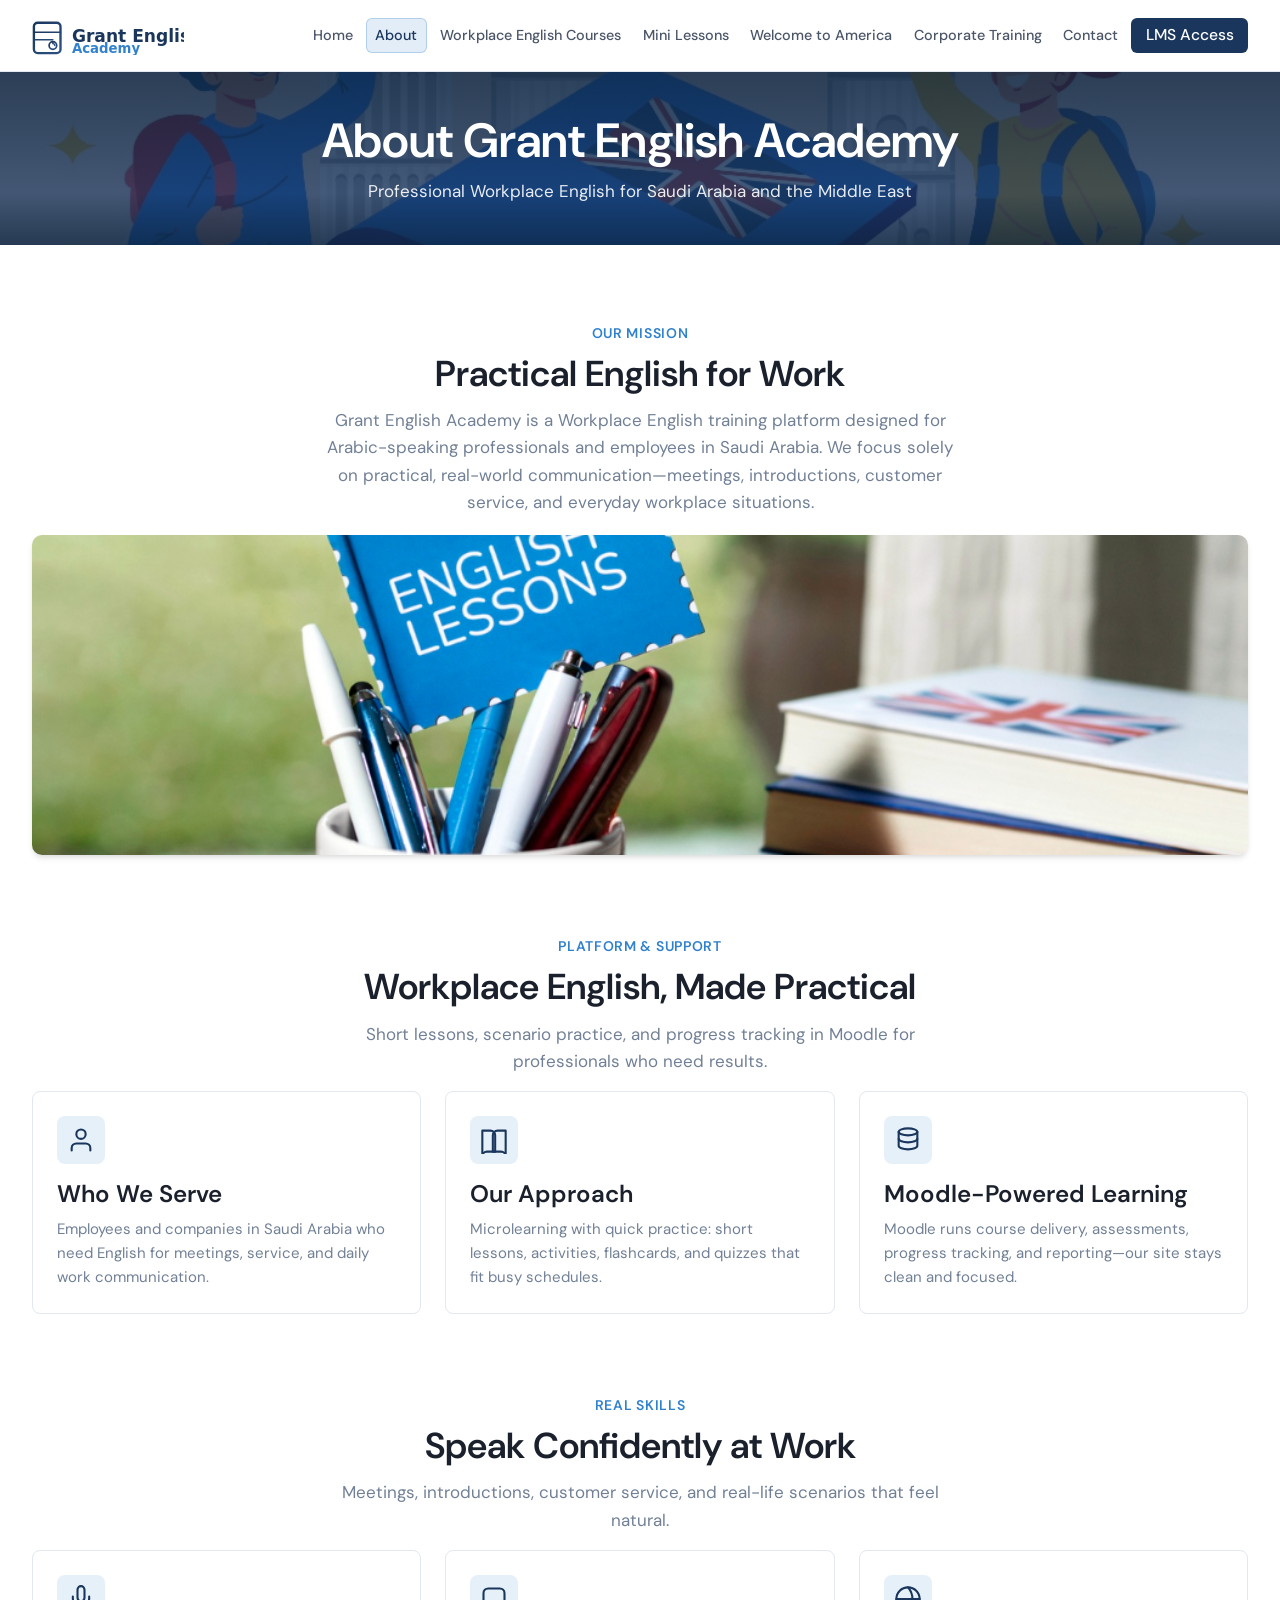
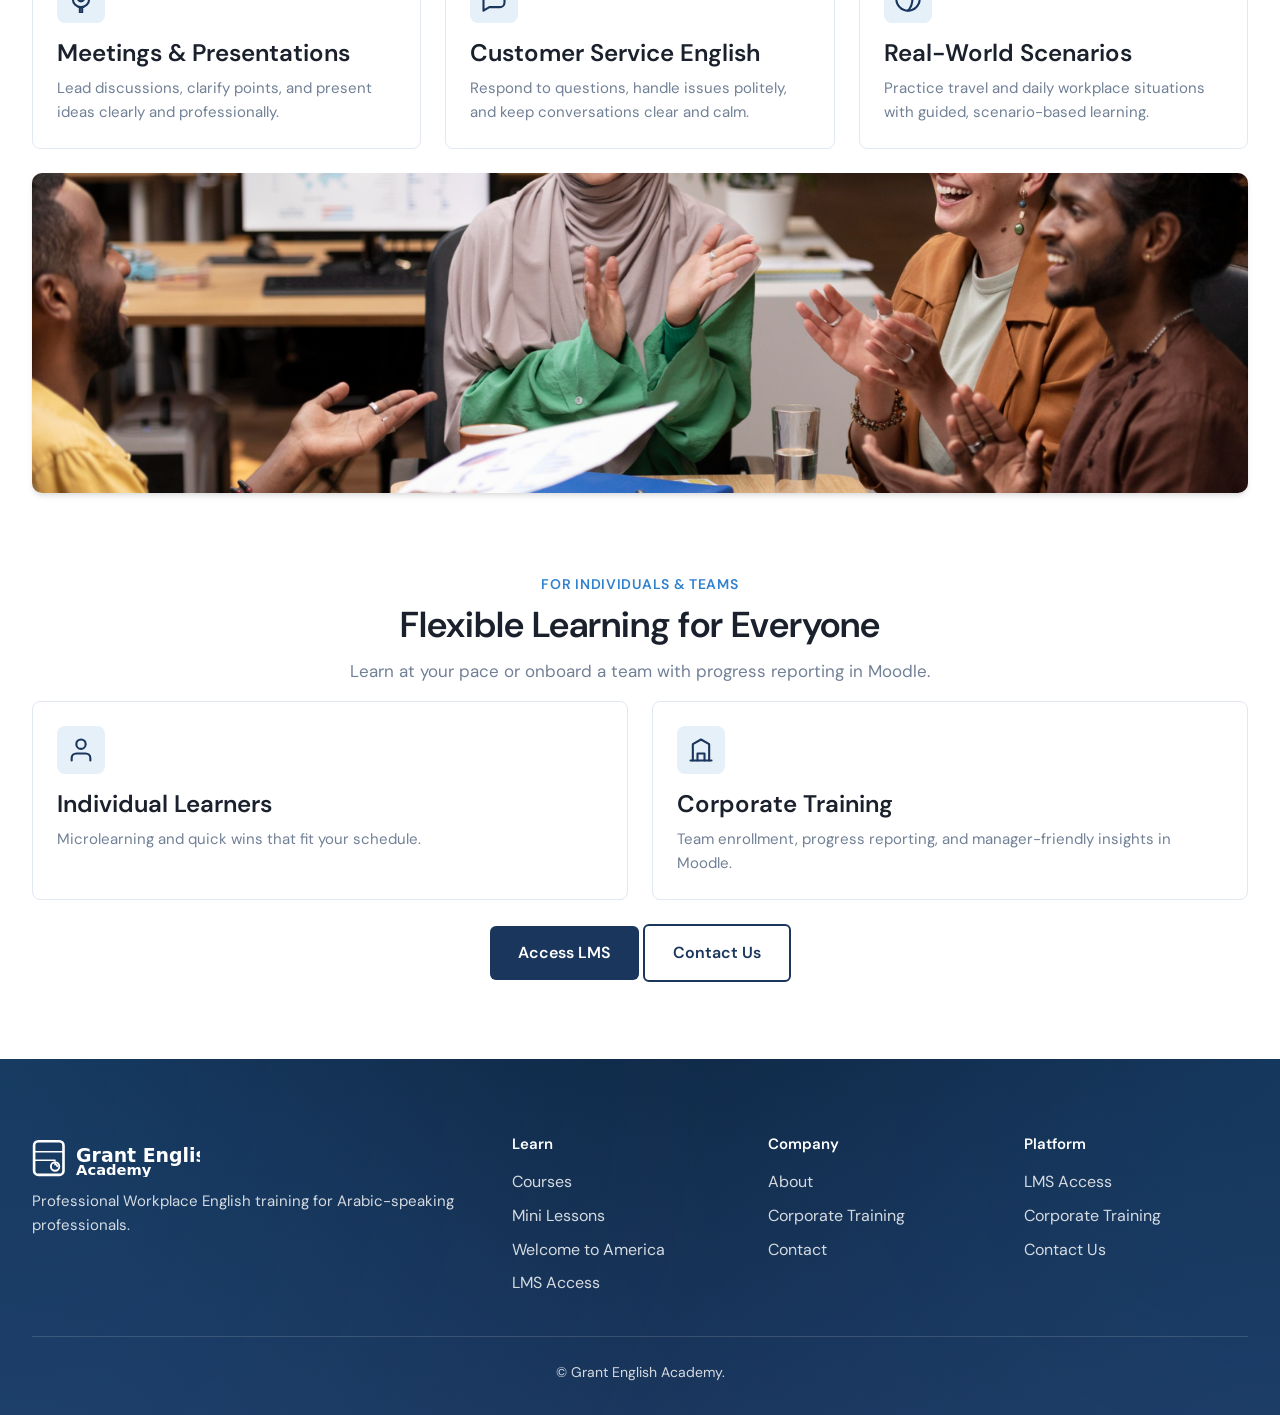
<file: about.html>
<!DOCTYPE html>
<html lang="en">
<head>
  <meta charset="UTF-8">
  <meta name="viewport" content="width=device-width, initial-scale=1.0">
  <meta name="description" content="About Grant English Academy - Professional Workplace English training for Saudi Arabia.">
  <title>About | Grant English Academy</title>
  <link rel="preconnect" href="https://fonts.googleapis.com">
  <link rel="preconnect" href="https://fonts.gstatic.com" crossorigin>
  <link href="https://fonts.googleapis.com/css2?family=DM+Sans:wght@400;500;600;700&display=swap" rel="stylesheet">
  <link rel="stylesheet" href="css/styles.css">
  <link rel="icon" type="image/svg+xml" href="assets/favicon.svg">
</head>
<body>
  <header class="header">
    <div class="container header-inner">
      <a href="index.html" class="logo">
        <img src="assets/logo.svg" alt="Grant English Academy" class="logo-img">
      </a>
      <button class="nav-toggle" aria-expanded="false" aria-controls="nav-menu" aria-label="Toggle navigation">
        <span></span><span></span><span></span>
      </button>
      <nav id="nav-menu" class="nav-menu">
        <ul class="nav-list">
          <li><a href="index.html">Home</a></li>
          <li><a href="about.html" class="active" aria-current="page">About</a></li>
          <li><a href="courses.html">Workplace English Courses</a></li>
          <li><a href="mini-lessons.html">Mini Lessons</a></li>
          <li><a href="welcome-to-america.html">Welcome to America</a></li>
          <li><a href="corporate-training.html">Corporate Training</a></li>
          <li><a href="contact.html">Contact</a></li>
          <li><a href="lms-access.html" class="btn-lms">LMS Access</a></li>
        </ul>
      </nav>
    </div>
  </header>

  <main>
    <section class="page-hero page-hero--about">
      <div class="container">
        <h1>About Grant English Academy</h1>
        <p>Professional Workplace English for Saudi Arabia and the Middle East</p>
      </div>
    </section>

    <section class="content-section">
      <div class="container">
        <div class="section-header">
          <p class="section-label">Our Mission</p>
          <h2 class="section-title">Practical English for Work</h2>
          <p class="section-desc">Grant English Academy is a Workplace English training platform designed for Arabic-speaking professionals and employees in Saudi Arabia. We focus solely on practical, real-world communication—meetings, introductions, customer service, and everyday workplace situations.</p>
        </div>

        <div class="about-image-section mb-3">
          <div class="about-image-wrap">
            <img src="assets/about-us-img.jpg" alt="Interactive English learning with personalized support">
          </div>
        </div>

        <div class="section-header mb-2">
          <p class="section-label">Platform & Support</p>
          <h2 class="section-title">Workplace English, Made Practical</h2>
          <p class="section-desc">Short lessons, scenario practice, and progress tracking in Moodle for professionals who need results.</p>
        </div>

        <div class="card-grid card-grid-3 mb-3">
          <div class="card">
            <div class="card-icon" aria-hidden="true">
              <svg viewBox="0 0 24 24" fill="none" stroke="currentColor" stroke-width="1.8" stroke-linecap="round" stroke-linejoin="round" aria-hidden="true">
                <path d="M20 21v-2a4 4 0 0 0-4-4H8a4 4 0 0 0-4 4v2"/>
                <circle cx="12" cy="7" r="4"/>
              </svg>
            </div>
            <h3>Who We Serve</h3>
            <p>Employees and companies in Saudi Arabia who need English for meetings, service, and daily work communication.</p>
          </div>
          <div class="card">
            <div class="card-icon" aria-hidden="true">
              <svg viewBox="0 0 24 24" fill="none" stroke="currentColor" stroke-width="1.8" stroke-linecap="round" stroke-linejoin="round" aria-hidden="true">
                <path d="M2 4h7a4 4 0 0 1 4 4v14H6a4 4 0 0 0-4 4V4z"/>
                <path d="M22 4h-7a4 4 0 0 0-4 4v14h7a4 4 0 0 1 4 4V4z"/>
              </svg>
            </div>
            <h3>Our Approach</h3>
            <p>Microlearning with quick practice: short lessons, activities, flashcards, and quizzes that fit busy schedules.</p>
          </div>
          <div class="card">
            <div class="card-icon" aria-hidden="true">
              <svg viewBox="0 0 24 24" fill="none" stroke="currentColor" stroke-width="1.8" stroke-linecap="round" stroke-linejoin="round" aria-hidden="true">
                <ellipse cx="12" cy="5" rx="8" ry="3"/>
                <path d="M4 5v6c0 1.66 3.58 3 8 3s8-1.34 8-3V5"/>
                <path d="M4 11v6c0 1.66 3.58 3 8 3s8-1.34 8-3v-6"/>
              </svg>
            </div>
            <h3>Moodle-Powered Learning</h3>
            <p>Moodle runs course delivery, assessments, progress tracking, and reporting—our site stays clean and focused.</p>
          </div>
        </div>

        <div class="section-header mb-2 real-skills">
          <p class="section-label">Real Skills</p>
          <h2 class="section-title">Speak Confidently at Work</h2>
          <p class="section-desc">Meetings, introductions, customer service, and real-life scenarios that feel natural.</p>
        </div>

        <div class="card-grid card-grid-3 mb-3">
          <div class="card">
            <div class="card-icon" aria-hidden="true">
              <svg viewBox="0 0 24 24" fill="none" stroke="currentColor" stroke-width="1.8" stroke-linecap="round" stroke-linejoin="round" aria-hidden="true">
                <path d="M12 1a3 3 0 0 0-3 3v7a3 3 0 0 0 6 0V4a3 3 0 0 0-3-3z"/>
                <path d="M19 10v2a7 7 0 0 1-14 0v-2"/>
                <rect x="11" y="19" width="2" height="5"/>
              </svg>
            </div>
            <h3>Meetings & Presentations</h3>
            <p>Lead discussions, clarify points, and present ideas clearly and professionally.</p>
          </div>
          <div class="card">
            <div class="card-icon" aria-hidden="true">
              <svg viewBox="0 0 24 24" fill="none" stroke="currentColor" stroke-width="1.8" stroke-linecap="round" stroke-linejoin="round" aria-hidden="true">
                <path d="M21 15a4 4 0 0 1-4 4H8l-5 3V7a4 4 0 0 1 4-4h10a4 4 0 0 1 4 4z"/>
              </svg>
            </div>
            <h3>Customer Service English</h3>
            <p>Respond to questions, handle issues politely, and keep conversations clear and calm.</p>
          </div>
          <div class="card">
            <div class="card-icon" aria-hidden="true">
              <svg viewBox="0 0 24 24" fill="none" stroke="currentColor" stroke-width="1.8" stroke-linecap="round" stroke-linejoin="round" aria-hidden="true">
                <circle cx="12" cy="12" r="10"/>
                <path d="M2 12h20"/>
                <path d="M12 2a15 15 0 0 1 0 20"/>
              </svg>
            </div>
            <h3>Real-World Scenarios</h3>
            <p>Practice travel and daily workplace situations with guided, scenario-based learning.</p>
          </div>
        </div>

        <div class="about-image-section mb-3">
          <div class="about-image-wrap">
            <img src="assets/about-us-img2.jpg" alt="Scenario-based English practice">
          </div>
        </div>

        <div class="section-header mb-2">
          <p class="section-label">For Individuals & Teams</p>
          <h2 class="section-title">Flexible Learning for Everyone</h2>
          <p class="section-desc">Learn at your pace or onboard a team with progress reporting in Moodle.</p>
        </div>

        <div class="card-grid card-grid-2 mb-3">
          <div class="card">
            <div class="card-icon" aria-hidden="true">
              <svg viewBox="0 0 24 24" fill="none" stroke="currentColor" stroke-width="1.8" stroke-linecap="round" stroke-linejoin="round" aria-hidden="true">
                <path d="M20 21v-2a4 4 0 0 0-4-4H8a4 4 0 0 0-4 4v2"/>
                <circle cx="12" cy="7" r="4"/>
              </svg>
            </div>
            <h3>Individual Learners</h3>
            <p>Microlearning and quick wins that fit your schedule.</p>
          </div>
          <div class="card">
            <div class="card-icon" aria-hidden="true">
              <svg viewBox="0 0 24 24" fill="none" stroke="currentColor" stroke-width="1.8" stroke-linecap="round" stroke-linejoin="round" aria-hidden="true">
                <path d="M3 21h18"/>
                <path d="M5 21V7l7-4 7 4v14"/>
                <path d="M9 21v-6h6v6"/>
              </svg>
            </div>
            <h3>Corporate Training</h3>
            <p>Team enrollment, progress reporting, and manager-friendly insights in Moodle.</p>
          </div>
        </div>

        <div class="text-center mt-2">
          <a href="lms-access.html" class="btn btn-primary">Access LMS</a>
          <a href="contact.html" class="btn btn-secondary">Contact Us</a>
        </div>
      </div>
    </section>
  </main>

  <footer class="footer">
    <div class="container">
      <div class="footer-grid">
        <div class="footer-brand">
          <a href="index.html" class="footer-logo" aria-label="Grant English Academy home">
            <img src="assets/logo.svg" alt="Grant English Academy" class="footer-logo-img">
          </a>
          <p>Professional Workplace English training for Arabic-speaking professionals.</p>
        </div>
        <div>
          <h4>Learn</h4>
          <ul>
            <li><a href="courses.html">Courses</a></li>
            <li><a href="mini-lessons.html">Mini Lessons</a></li>
            <li><a href="welcome-to-america.html">Welcome to America</a></li>
            <li><a href="lms-access.html">LMS Access</a></li>
          </ul>
        </div>
        <div>
          <h4>Company</h4>
          <ul>
            <li><a href="about.html">About</a></li>
            <li><a href="corporate-training.html">Corporate Training</a></li>
            <li><a href="contact.html">Contact</a></li>
          </ul>
        </div>
        <div>
          <h4>Platform</h4>
          <ul>
            <li><a href="lms-access.html">LMS Access</a></li>
            <li><a href="corporate-training.html">Corporate Training</a></li>
            <li><a href="contact.html">Contact Us</a></li>
          </ul>
        </div>
      </div>
      <div class="footer-bottom">
        <p>&copy; Grant English Academy.</p>
      </div>
    </div>
  </footer>

  <script>
    document.querySelector('.nav-toggle').addEventListener('click', function() {
      const expanded = this.getAttribute('aria-expanded') === 'true';
      this.setAttribute('aria-expanded', !expanded);
      document.getElementById('nav-menu').classList.toggle('active', !expanded);
    });
  </script>
</body>
</html>
</file>
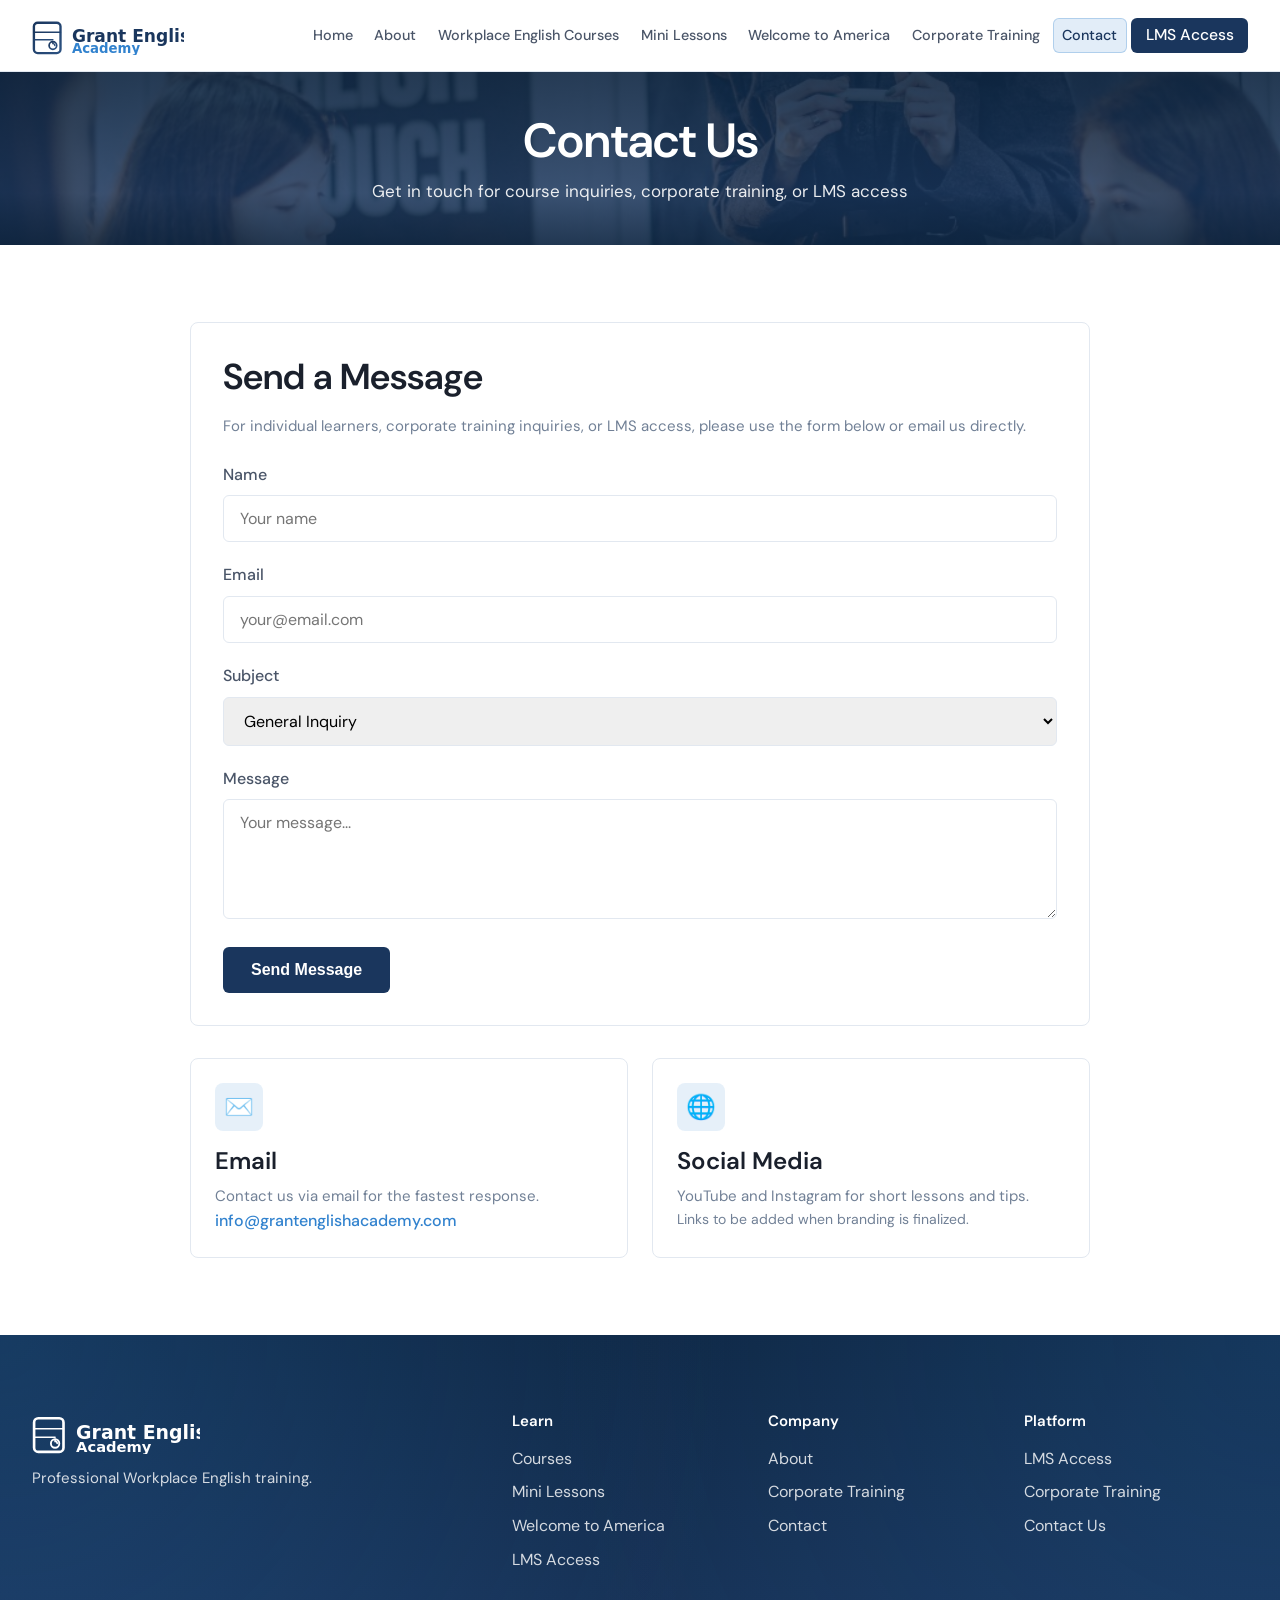
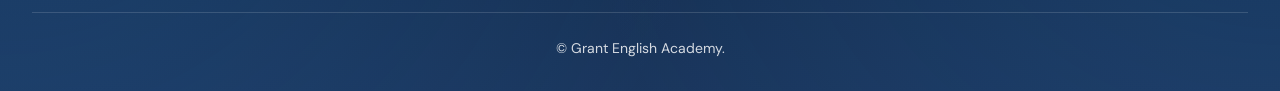
<file: contact.html>
<!DOCTYPE html>
<html lang="en">
<head>
  <meta charset="UTF-8">
  <meta name="viewport" content="width=device-width, initial-scale=1.0">
  <meta name="description" content="Contact Grant English Academy - Workplace English training inquiries.">
  <title>Contact | Grant English Academy</title>
  <link rel="preconnect" href="https://fonts.googleapis.com">
  <link rel="preconnect" href="https://fonts.gstatic.com" crossorigin>
  <link href="https://fonts.googleapis.com/css2?family=DM+Sans:wght@400;500;600;700&display=swap" rel="stylesheet">
  <link rel="stylesheet" href="css/styles.css">
  <link rel="icon" type="image/svg+xml" href="assets/favicon.svg">
</head>
<body>
  <header class="header">
    <div class="container header-inner">
      <a href="index.html" class="logo">
        <img src="assets/logo.svg" alt="Grant English Academy" class="logo-img">
      </a>
      <button class="nav-toggle" aria-expanded="false" aria-controls="nav-menu" aria-label="Toggle navigation">
        <span></span><span></span><span></span>
      </button>
      <nav id="nav-menu" class="nav-menu">
        <ul class="nav-list">
          <li><a href="index.html">Home</a></li>
          <li><a href="about.html">About</a></li>
          <li><a href="courses.html">Workplace English Courses</a></li>
          <li><a href="mini-lessons.html">Mini Lessons</a></li>
          <li><a href="welcome-to-america.html">Welcome to America</a></li>
          <li><a href="corporate-training.html">Corporate Training</a></li>
          <li><a href="contact.html" class="active" aria-current="page">Contact</a></li>
          <li><a href="lms-access.html" class="btn-lms">LMS Access</a></li>
        </ul>
      </nav>
    </div>
  </header>

  <main>
    <section class="page-hero page-hero--contact">
      <div class="container">
        <h1>Contact Us</h1>
        <p>Get in touch for course inquiries, corporate training, or LMS access</p>
      </div>
    </section>

    <section class="content-section">
      <div class="container">
        <div style="display: grid; gap: 2rem; max-width: 900px; margin: 0 auto;">
          <div class="card" style="padding: 2rem;">
            <h2 class="mb-2">Send a Message</h2>
            <p class="mb-3" style="color: var(--gray-600);">For individual learners, corporate training inquiries, or LMS access, please use the form below or email us directly.</p>
            
            <form action="#" method="post">
              <div class="form-group">
                <label for="name">Name</label>
                <input type="text" id="name" name="name" required placeholder="Your name">
              </div>
              <div class="form-group">
                <label for="email">Email</label>
                <input type="email" id="email" name="email" required placeholder="your@email.com">
              </div>
              <div class="form-group">
                <label for="subject">Subject</label>
                <select id="subject" name="subject">
                  <option value="general">General Inquiry</option>
                  <option value="learner">Individual Learner</option>
                  <option value="corporate">Corporate Training</option>
                  <option value="lms">LMS Access</option>
                </select>
              </div>
              <div class="form-group">
                <label for="message">Message</label>
                <textarea id="message" name="message" required placeholder="Your message..."></textarea>
              </div>
              <button type="submit" class="btn btn-primary">Send Message</button>
            </form>
          </div>

          <div class="card-grid card-grid-2">
            <div class="card">
              <div class="card-icon">✉️</div>
              <h3>Email</h3>
              <p>Contact us via email for the fastest response.</p>
              <a href="mailto:info@grantenglishacademy.com" style="color: var(--accent); font-weight: 500;">info@grantenglishacademy.com</a>
            </div>
            <div class="card">
              <div class="card-icon">🌐</div>
              <h3>Social Media</h3>
              <p>YouTube and Instagram for short lessons and tips.</p>
              <p style="font-size: 0.875rem; color: var(--gray-600);">Links to be added when branding is finalized.</p>
            </div>
          </div>
        </div>
      </div>
    </section>
  </main>

  <footer class="footer">
    <div class="container">
      <div class="footer-grid">
        <div class="footer-brand">
          <a href="index.html" class="footer-logo" aria-label="Grant English Academy home">
            <img src="assets/logo.svg" alt="Grant English Academy" class="footer-logo-img">
          </a>
          <p>Professional Workplace English training.</p>
        </div>
        <div>
          <h4>Learn</h4>
          <ul>
            <li><a href="courses.html">Courses</a></li>
            <li><a href="mini-lessons.html">Mini Lessons</a></li>
            <li><a href="welcome-to-america.html">Welcome to America</a></li>
            <li><a href="lms-access.html">LMS Access</a></li>
          </ul>
        </div>
        <div>
          <h4>Company</h4>
          <ul>
            <li><a href="about.html">About</a></li>
            <li><a href="corporate-training.html">Corporate Training</a></li>
            <li><a href="contact.html">Contact</a></li>
          </ul>
        </div>
        <div>
          <h4>Platform</h4>
          <ul>
            <li><a href="lms-access.html">LMS Access</a></li>
            <li><a href="corporate-training.html">Corporate Training</a></li>
            <li><a href="contact.html">Contact Us</a></li>
          </ul>
        </div>
      </div>
      <div class="footer-bottom">
        <p>&copy; Grant English Academy.</p>
      </div>
    </div>
  </footer>

  <script>
    document.querySelector('.nav-toggle').addEventListener('click', function() {
      const expanded = this.getAttribute('aria-expanded') === 'true';
      this.setAttribute('aria-expanded', !expanded);
      document.getElementById('nav-menu').classList.toggle('active', !expanded);
    });
    // Pre-select corporate if coming from corporate page
    const params = new URLSearchParams(window.location.search);
    if (params.get('type') === 'corporate') {
      document.getElementById('subject').value = 'corporate';
    }
  </script>
</body>
</html>
</file>
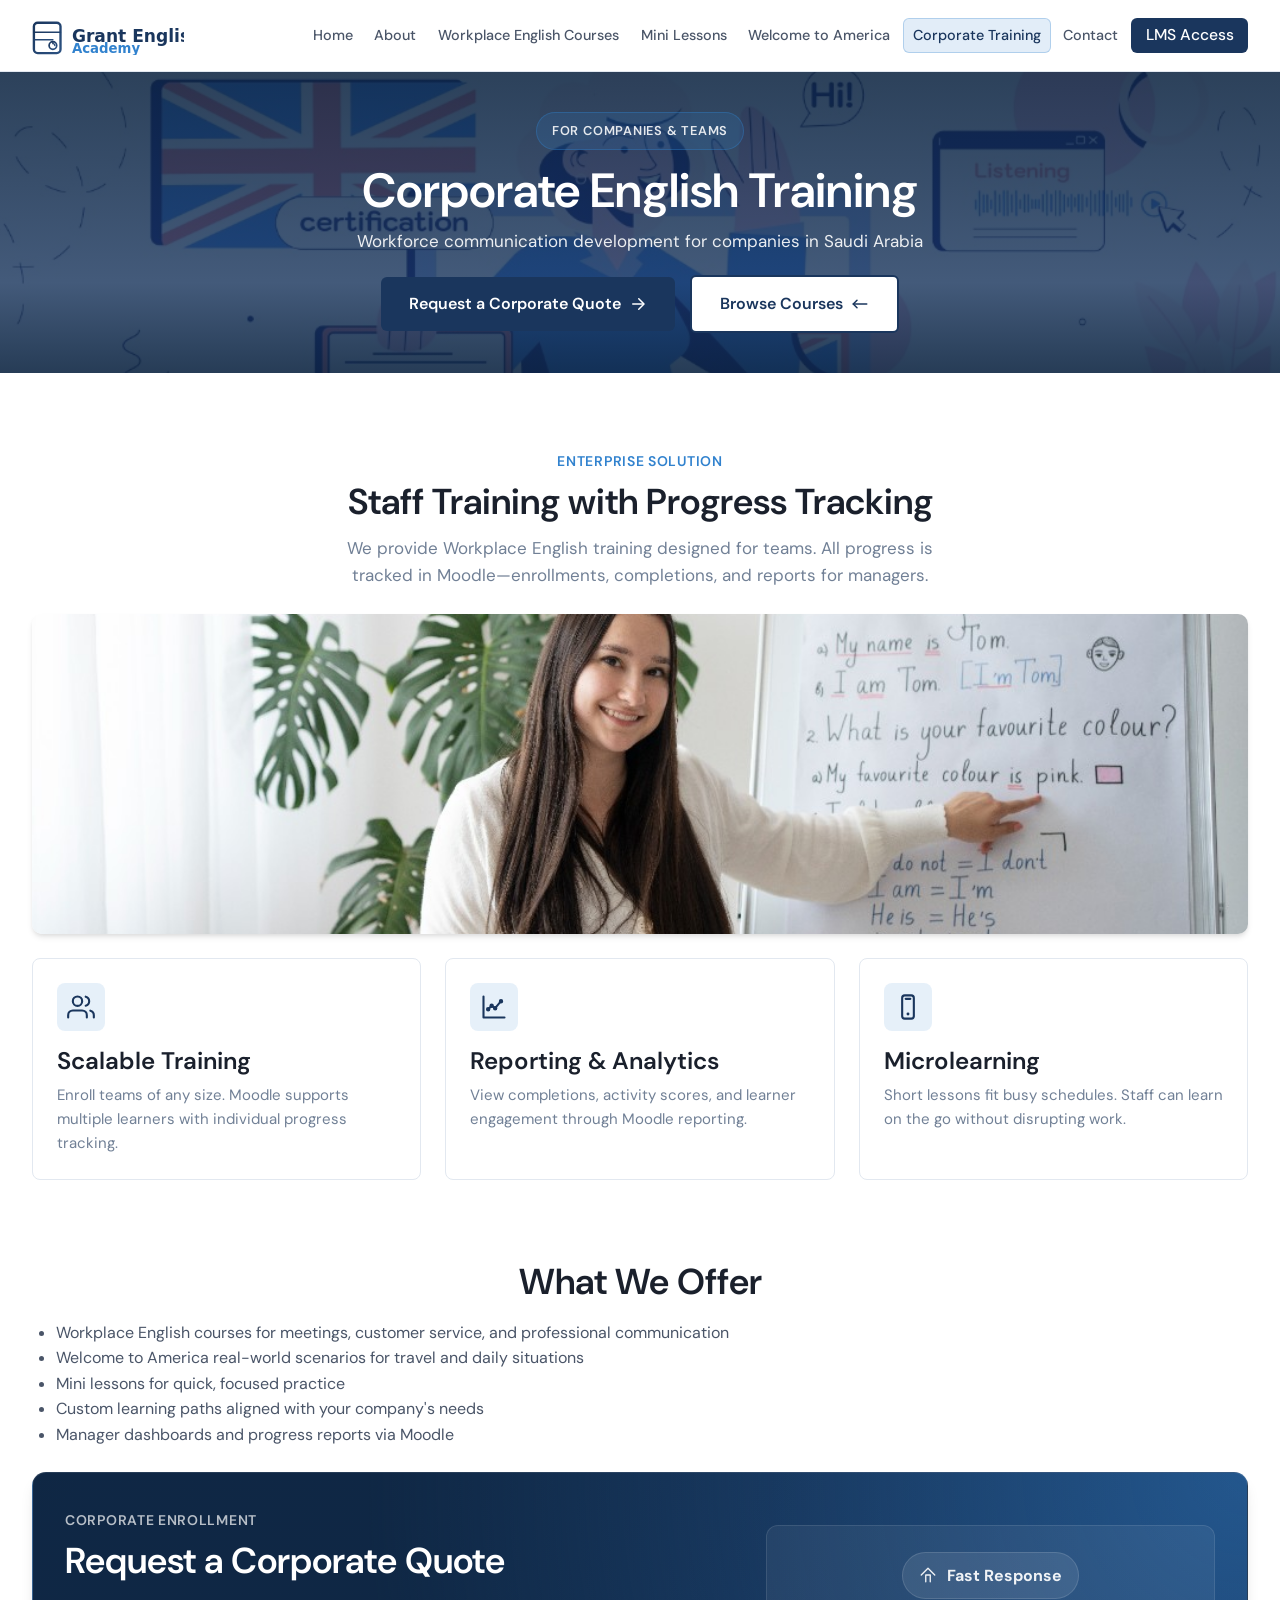
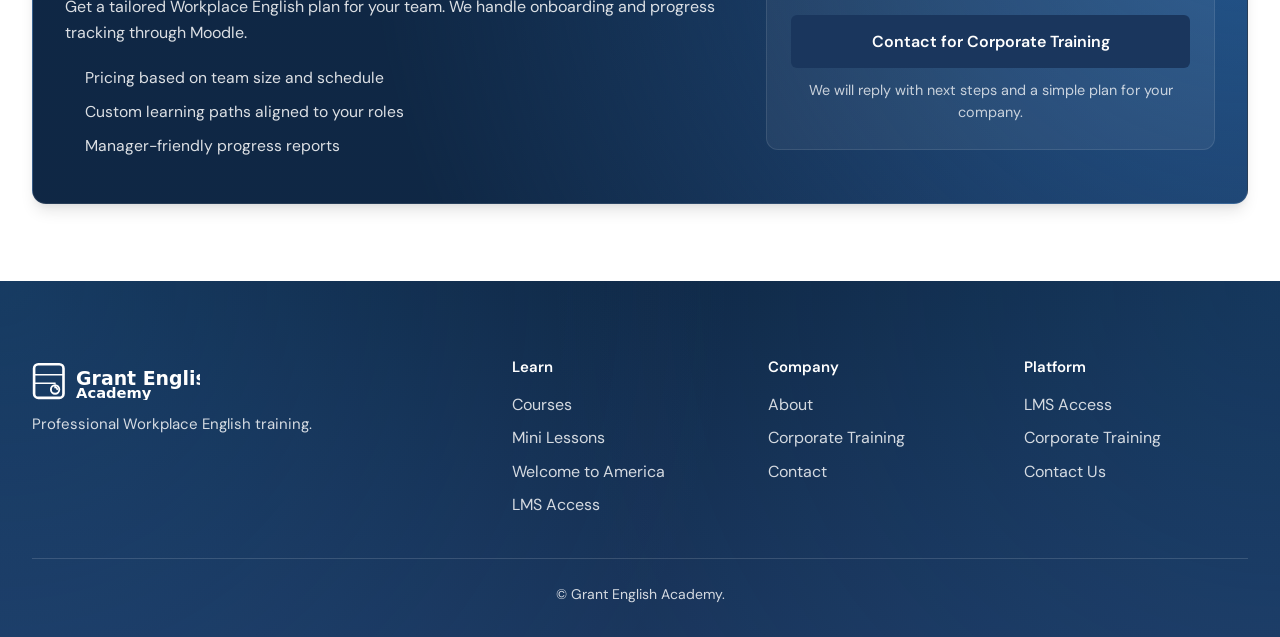
<file: corporate-training.html>
<!DOCTYPE html>
<html lang="en">
<head>
  <meta charset="UTF-8">
  <meta name="viewport" content="width=device-width, initial-scale=1.0">
  <meta name="description" content="Corporate English Training - Staff training solutions for companies in Saudi Arabia.">
  <title>Corporate Training | Grant English Academy</title>
  <link rel="preconnect" href="https://fonts.googleapis.com">
  <link rel="preconnect" href="https://fonts.gstatic.com" crossorigin>
  <link href="https://fonts.googleapis.com/css2?family=DM+Sans:wght@400;500;600;700&display=swap" rel="stylesheet">
  <link rel="stylesheet" href="css/styles.css">
  <link rel="icon" type="image/svg+xml" href="assets/favicon.svg">
</head>
<body>
  <header class="header">
    <div class="container header-inner">
      <a href="index.html" class="logo">
        <img src="assets/logo.svg" alt="Grant English Academy" class="logo-img">
      </a>
      <button class="nav-toggle" aria-expanded="false" aria-controls="nav-menu" aria-label="Toggle navigation">
        <span></span><span></span><span></span>
      </button>
      <nav id="nav-menu" class="nav-menu">
        <ul class="nav-list">
          <li><a href="index.html">Home</a></li>
          <li><a href="about.html">About</a></li>
          <li><a href="courses.html">Workplace English Courses</a></li>
          <li><a href="mini-lessons.html">Mini Lessons</a></li>
          <li><a href="welcome-to-america.html">Welcome to America</a></li>
          <li><a href="corporate-training.html" class="active" aria-current="page">Corporate Training</a></li>
          <li><a href="contact.html">Contact</a></li>
          <li><a href="lms-access.html" class="btn-lms">LMS Access</a></li>
        </ul>
      </nav>
    </div>
  </header>

  <main>
    <section class="page-hero page-hero--corporate">
      <div class="container">
        <p class="hero-badge">For Companies & Teams</p>
        <h1>Corporate English Training</h1>
        <p>Workforce communication development for companies in Saudi Arabia</p>
        <div class="hero-actions">
          <a href="#corporate-quote" class="btn btn-primary">
            Request a Corporate Quote
            <svg viewBox="0 0 24 24" fill="none" stroke="currentColor" stroke-width="2" stroke-linecap="round" stroke-linejoin="round" aria-hidden="true" style="width:18px;height:18px;">
              <path d="M5 12h14"/>
              <path d="M13 5l7 7-7 7"/>
            </svg>
          </a>
          <a href="courses.html" class="btn btn-secondary">
            Browse Courses
            <svg viewBox="0 0 24 24" fill="none" stroke="currentColor" stroke-width="2" stroke-linecap="round" stroke-linejoin="round" aria-hidden="true" style="width:18px;height:18px;">
              <path d="M3 12h18"/>
              <path d="M8 7l-5 5 5 5"/>
            </svg>
          </a>
        </div>
      </div>
    </section>

    <section class="content-section">
      <div class="container">
        <div class="section-header mb-3">
          <p class="section-label">Enterprise Solution</p>
          <h2 class="section-title">Staff Training with Progress Tracking</h2>
          <p class="section-desc">We provide Workplace English training designed for teams. All progress is tracked in Moodle—enrollments, completions, and reports for managers.</p>
        </div>

        <div class="about-image-section mb-3 staff-training">
          <div class="about-image-wrap">
            <img src="assets/teacher-4.png" alt="Corporate English training classroom">
          </div>
        </div>

        <div class="card-grid card-grid-3 mb-3 staff-training-cards">
          <div class="card">
            <div class="card-icon" aria-hidden="true">
              <svg viewBox="0 0 24 24" fill="none" stroke="currentColor" stroke-width="1.8" stroke-linecap="round" stroke-linejoin="round" aria-hidden="true">
                <path d="M17 21v-2a4 4 0 0 0-4-4H5a4 4 0 0 0-4 4v2"/>
                <circle cx="9" cy="7" r="4"/>
                <path d="M23 21v-2a4 4 0 0 0-3-3.87"/>
                <path d="M16 3.13a4 4 0 0 1 0 7.75"/>
              </svg>
            </div>
            <h3>Scalable Training</h3>
            <p>Enroll teams of any size. Moodle supports multiple learners with individual progress tracking.</p>
          </div>
          <div class="card">
            <div class="card-icon" aria-hidden="true">
              <svg viewBox="0 0 24 24" fill="none" stroke="currentColor" stroke-width="1.8" stroke-linecap="round" stroke-linejoin="round" aria-hidden="true">
                <path d="M3 3v18h18"/>
                <path d="M7 14l3-3 3 2 5-6"/>
                <circle cx="7" cy="14" r="1"/>
                <circle cx="10" cy="11" r="1"/>
                <circle cx="13" cy="13" r="1"/>
                <circle cx="18" cy="7" r="1"/>
              </svg>
            </div>
            <h3>Reporting & Analytics</h3>
            <p>View completions, activity scores, and learner engagement through Moodle reporting.</p>
          </div>
          <div class="card">
            <div class="card-icon" aria-hidden="true">
              <svg viewBox="0 0 24 24" fill="none" stroke="currentColor" stroke-width="1.8" stroke-linecap="round" stroke-linejoin="round" aria-hidden="true">
                <rect x="7" y="2" width="10" height="20" rx="2.2"/>
                <path d="M10 5h4"/>
                <path d="M12 18h0" stroke-width="2.5"/>
              </svg>
            </div>
            <h3>Microlearning</h3>
            <p>Short lessons fit busy schedules. Staff can learn on the go without disrupting work.</p>
          </div>
        </div>

        <div class="section-header mb-2">
          <h2 class="section-title">What We Offer</h2>
        </div>
        <ul style="list-style: disc; padding-left: 1.5rem; color: var(--gray-700); margin-bottom: 1.5rem;">
          <li>Workplace English courses for meetings, customer service, and professional communication</li>
          <li>Welcome to America real-world scenarios for travel and daily situations</li>
          <li>Mini lessons for quick, focused practice</li>
          <li>Custom learning paths aligned with your company's needs</li>
          <li>Manager dashboards and progress reports via Moodle</li>
        </ul>

        <div class="corporate-quote-card" id="corporate-quote">
          <div class="corporate-quote-grid">
            <div class="corporate-quote-copy">
              <p class="section-label">Corporate Enrollment</p>
              <h2 class="section-title" style="color: var(--white); margin-bottom: 0.75rem;">Request a Corporate Quote</h2>
              <p style="color: rgba(255,255,255,0.85); margin-bottom: 1.25rem;">
                Get a tailored Workplace English plan for your team. We handle onboarding and progress tracking through Moodle.
              </p>
              <ul class="corporate-quote-points">
                <li>Pricing based on team size and schedule</li>
                <li>Custom learning paths aligned to your roles</li>
                <li>Manager-friendly progress reports</li>
              </ul>
            </div>

            <div class="corporate-quote-actions">
              <div class="corporate-quote-badge" aria-hidden="true">
                <svg viewBox="0 0 24 24" fill="none" stroke="currentColor" stroke-width="1.8" stroke-linecap="round" stroke-linejoin="round">
                  <path d="M3 12l9-9 9 9" />
                  <path d="M9 21V12h6v9" />
                </svg>
                Fast Response
              </div>
              <a href="contact.html?type=corporate" class="btn btn-primary corporate-quote-btn">
                Contact for Corporate Training
              </a>
              <p class="corporate-quote-note">We will reply with next steps and a simple plan for your company.</p>
            </div>
          </div>
        </div>
      </div>
    </section>
  </main>

  <footer class="footer">
    <div class="container">
      <div class="footer-grid">
        <div class="footer-brand">
          <a href="index.html" class="footer-logo" aria-label="Grant English Academy home">
            <img src="assets/logo.svg" alt="Grant English Academy" class="footer-logo-img">
          </a>
          <p>Professional Workplace English training.</p>
        </div>
        <div>
          <h4>Learn</h4>
          <ul>
            <li><a href="courses.html">Courses</a></li>
            <li><a href="mini-lessons.html">Mini Lessons</a></li>
            <li><a href="welcome-to-america.html">Welcome to America</a></li>
            <li><a href="lms-access.html">LMS Access</a></li>
          </ul>
        </div>
        <div>
          <h4>Company</h4>
          <ul>
            <li><a href="about.html">About</a></li>
            <li><a href="corporate-training.html">Corporate Training</a></li>
            <li><a href="contact.html">Contact</a></li>
          </ul>
        </div>
        <div>
          <h4>Platform</h4>
          <ul>
            <li><a href="lms-access.html">LMS Access</a></li>
            <li><a href="corporate-training.html">Corporate Training</a></li>
            <li><a href="contact.html">Contact Us</a></li>
          </ul>
        </div>
      </div>
      <div class="footer-bottom">
        <p>&copy; Grant English Academy.</p>
      </div>
    </div>
  </footer>

  <script>
    document.querySelector('.nav-toggle').addEventListener('click', function() {
      const expanded = this.getAttribute('aria-expanded') === 'true';
      this.setAttribute('aria-expanded', !expanded);
      document.getElementById('nav-menu').classList.toggle('active', !expanded);
    });
  </script>
</body>
</html>
</file>
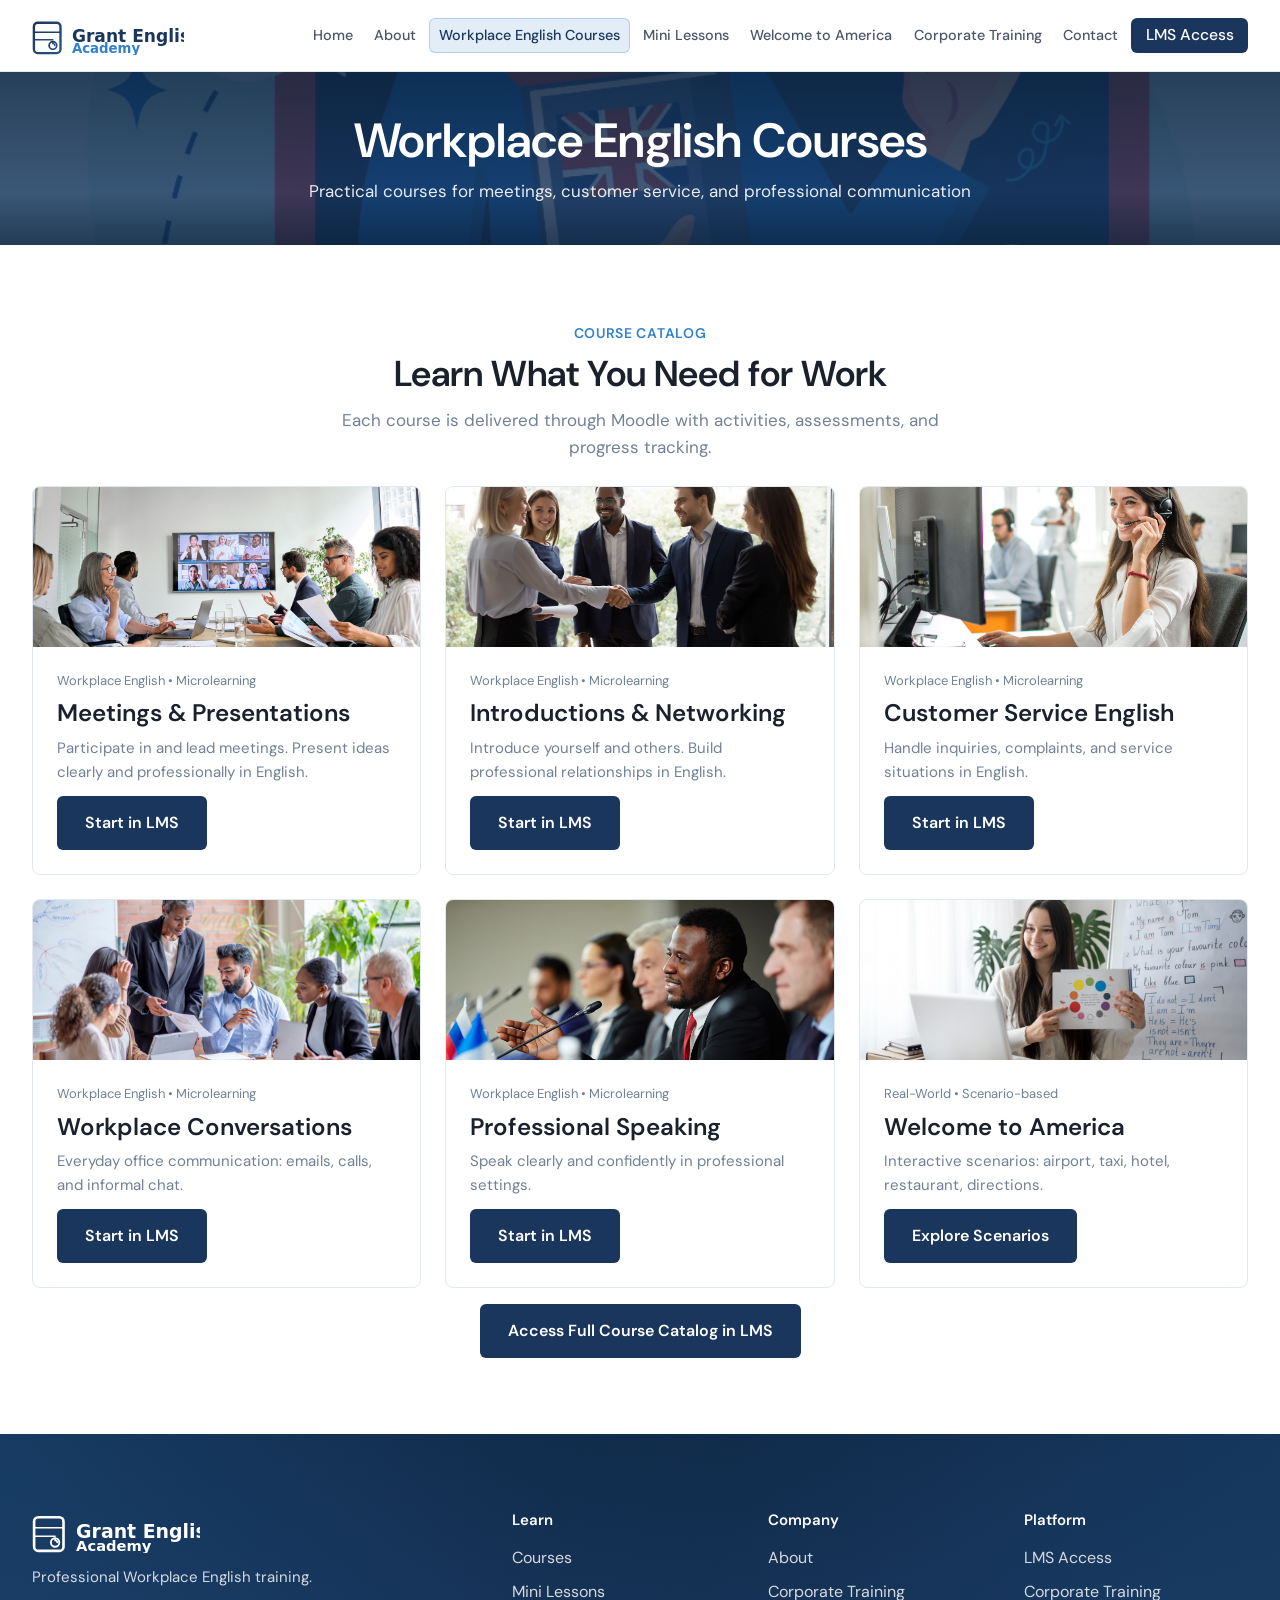
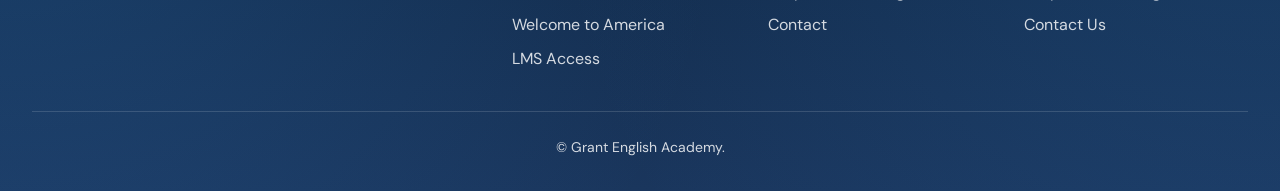
<file: courses.html>
<!DOCTYPE html>
<html lang="en">
<head>
  <meta charset="UTF-8">
  <meta name="viewport" content="width=device-width, initial-scale=1.0">
  <meta name="description" content="Workplace English Courses - Meetings, customer service, professional communication for Saudi professionals.">
  <title>Workplace English Courses | Grant English Academy</title>
  <link rel="preconnect" href="https://fonts.googleapis.com">
  <link rel="preconnect" href="https://fonts.gstatic.com" crossorigin>
  <link href="https://fonts.googleapis.com/css2?family=DM+Sans:wght@400;500;600;700&display=swap" rel="stylesheet">
  <link rel="stylesheet" href="css/styles.css">
  <link rel="icon" type="image/svg+xml" href="assets/favicon.svg">
</head>
<body>
  <header class="header">
    <div class="container header-inner">
      <a href="index.html" class="logo">
        <img src="assets/logo.svg" alt="Grant English Academy" class="logo-img">
      </a>
      <button class="nav-toggle" aria-expanded="false" aria-controls="nav-menu" aria-label="Toggle navigation">
        <span></span><span></span><span></span>
      </button>
      <nav id="nav-menu" class="nav-menu">
        <ul class="nav-list">
          <li><a href="index.html">Home</a></li>
          <li><a href="about.html">About</a></li>
          <li><a href="courses.html" class="active" aria-current="page">Workplace English Courses</a></li>
          <li><a href="mini-lessons.html">Mini Lessons</a></li>
          <li><a href="welcome-to-america.html">Welcome to America</a></li>
          <li><a href="corporate-training.html">Corporate Training</a></li>
          <li><a href="contact.html">Contact</a></li>
          <li><a href="lms-access.html" class="btn-lms">LMS Access</a></li>
        </ul>
      </nav>
    </div>
  </header>

  <main>
    <section class="page-hero page-hero--courses">
      <div class="container">
        <h1>Workplace English Courses</h1>
        <p>Practical courses for meetings, customer service, and professional communication</p>
      </div>
    </section>

    <section class="content-section">
      <div class="container">
        <div class="section-header mb-3">
          <p class="section-label">Course Catalog</p>
          <h2 class="section-title">Learn What You Need for Work</h2>
          <p class="section-desc">Each course is delivered through Moodle with activities, assessments, and progress tracking.</p>
        </div>

        <div class="card-grid card-grid-2 card-grid-3">
          <div class="course-card">
            <div class="course-image"><img src="assets/workplace-img1.jpeg" alt=""></div>
            <div class="course-body">
              <p class="course-meta">Workplace English • Microlearning</p>
              <h3>Meetings & Presentations</h3>
              <p>Participate in and lead meetings. Present ideas clearly and professionally in English.</p>
              <a href="lms-access.html" class="btn btn-primary mt-2" style="display:inline-flex;margin-top:0.75rem;">Start in LMS</a>
            </div>
          </div>
          <div class="course-card">
            <div class="course-image"><img src="assets/workplace-img2.jpeg" alt=""></div>
            <div class="course-body">
              <p class="course-meta">Workplace English • Microlearning</p>
              <h3>Introductions & Networking</h3>
              <p>Introduce yourself and others. Build professional relationships in English.</p>
              <a href="lms-access.html" class="btn btn-primary mt-2" style="display:inline-flex;margin-top:0.75rem;">Start in LMS</a>
            </div>
          </div>
          <div class="course-card">
            <div class="course-image"><img src="assets/workplace-img3.jpeg" alt=""></div>
            <div class="course-body">
              <p class="course-meta">Workplace English • Microlearning</p>
              <h3>Customer Service English</h3>
              <p>Handle inquiries, complaints, and service situations in English.</p>
              <a href="lms-access.html" class="btn btn-primary mt-2" style="display:inline-flex;margin-top:0.75rem;">Start in LMS</a>
            </div>
          </div>
          <div class="course-card">
            <div class="course-image"><img src="assets/workplace-img4.jpeg" alt=""></div>
            <div class="course-body">
              <p class="course-meta">Workplace English • Microlearning</p>
              <h3>Workplace Conversations</h3>
              <p>Everyday office communication: emails, calls, and informal chat.</p>
              <a href="lms-access.html" class="btn btn-primary mt-2" style="display:inline-flex;margin-top:0.75rem;">Start in LMS</a>
            </div>
          </div>
          <div class="course-card">
            <div class="course-image"><img src="assets/workplace-img5.jpeg" alt=""></div>
            <div class="course-body">
              <p class="course-meta">Workplace English • Microlearning</p>
              <h3>Professional Speaking</h3>
              <p>Speak clearly and confidently in professional settings.</p>
              <a href="lms-access.html" class="btn btn-primary mt-2" style="display:inline-flex;margin-top:0.75rem;">Start in LMS</a>
            </div>
          </div>
          <div class="course-card">
            <div class="course-image"><img src="assets/teacher-3.png" alt=""></div>
            <div class="course-body">
              <p class="course-meta">Real-World • Scenario-based</p>
              <h3>Welcome to America</h3>
              <p>Interactive scenarios: airport, taxi, hotel, restaurant, directions.</p>
              <a href="welcome-to-america.html" class="btn btn-primary mt-2" style="display:inline-flex;margin-top:0.75rem;">Explore Scenarios</a>
            </div>
          </div>
        </div>

        <div class="text-center mt-2">
          <a href="lms-access.html" class="btn btn-primary">Access Full Course Catalog in LMS</a>
        </div>
      </div>
    </section>
  </main>

  <footer class="footer">
    <div class="container">
      <div class="footer-grid">
        <div class="footer-brand">
          <a href="index.html" class="footer-logo" aria-label="Grant English Academy home">
            <img src="assets/logo.svg" alt="Grant English Academy" class="footer-logo-img">
          </a>
          <p>Professional Workplace English training.</p>
        </div>
        <div>
          <h4>Learn</h4>
          <ul>
            <li><a href="courses.html">Courses</a></li>
            <li><a href="mini-lessons.html">Mini Lessons</a></li>
            <li><a href="welcome-to-america.html">Welcome to America</a></li>
            <li><a href="lms-access.html">LMS Access</a></li>
          </ul>
        </div>
        <div>
          <h4>Company</h4>
          <ul>
            <li><a href="about.html">About</a></li>
            <li><a href="corporate-training.html">Corporate Training</a></li>
            <li><a href="contact.html">Contact</a></li>
          </ul>
        </div>
        <div>
          <h4>Platform</h4>
          <ul>
            <li><a href="lms-access.html">LMS Access</a></li>
            <li><a href="corporate-training.html">Corporate Training</a></li>
            <li><a href="contact.html">Contact Us</a></li>
          </ul>
        </div>
      </div>
      <div class="footer-bottom">
        <p>&copy; Grant English Academy.</p>
      </div>
    </div>
  </footer>

  <script>
    document.querySelector('.nav-toggle').addEventListener('click', function() {
      const expanded = this.getAttribute('aria-expanded') === 'true';
      this.setAttribute('aria-expanded', !expanded);
      document.getElementById('nav-menu').classList.toggle('active', !expanded);
    });
  </script>
</body>
</html>
</file>
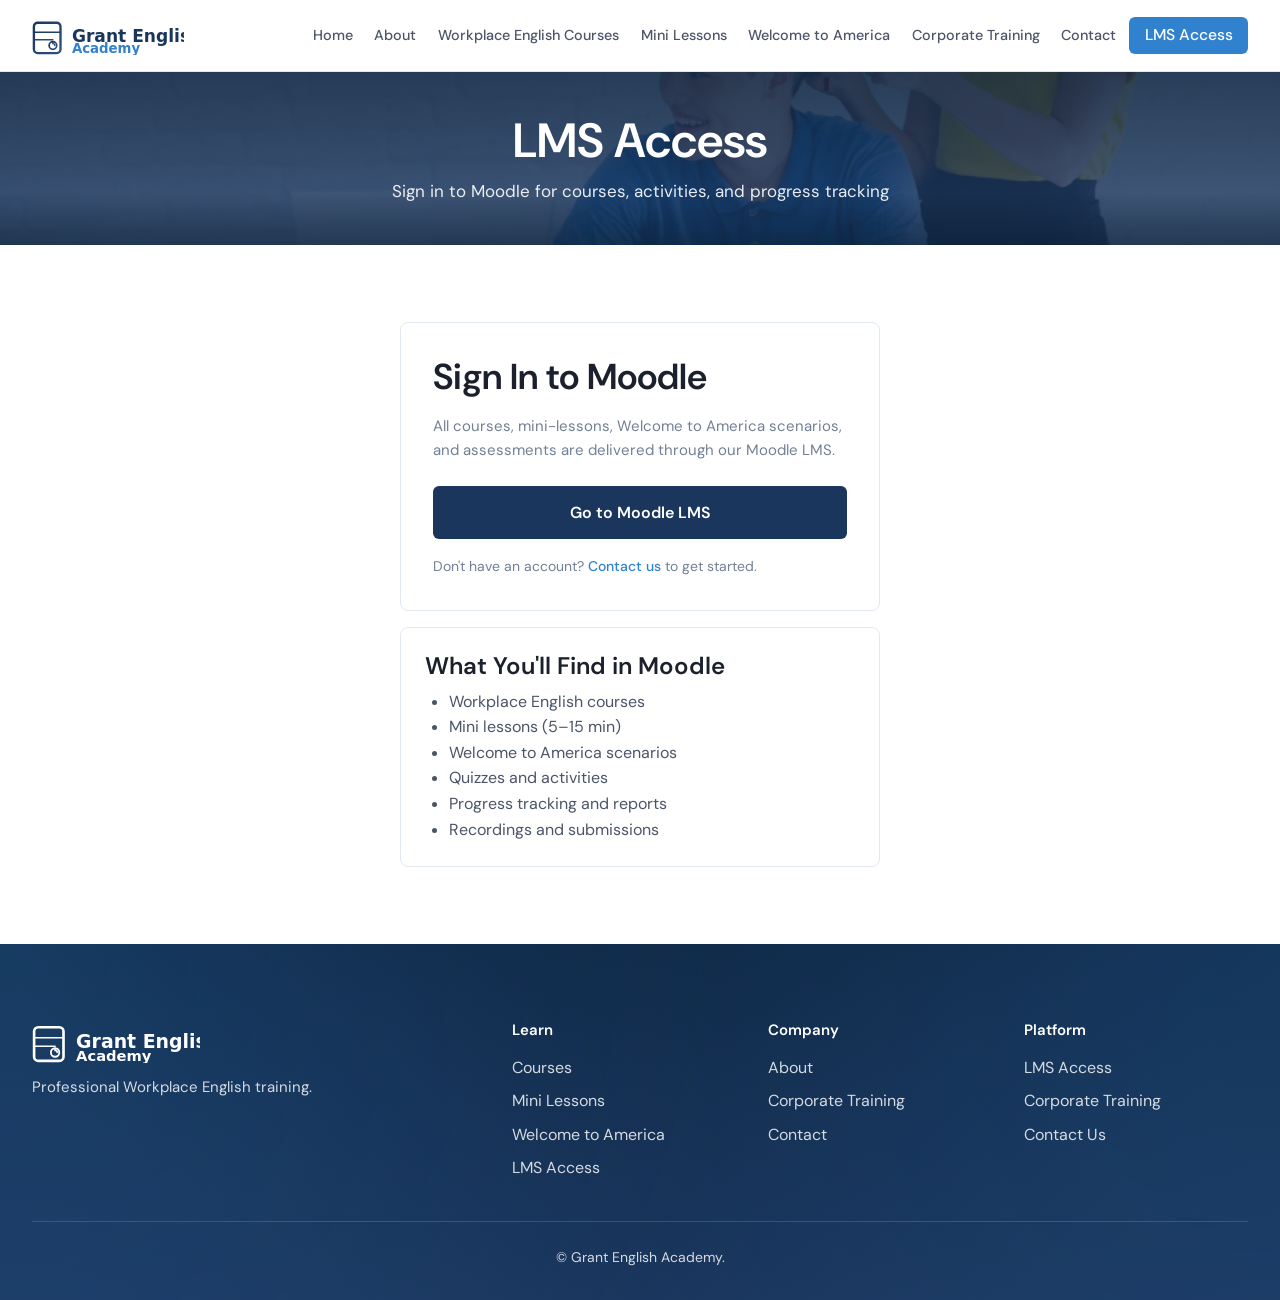
<file: lms-access.html>
<!DOCTYPE html>
<html lang="en">
<head>
  <meta charset="UTF-8">
  <meta name="viewport" content="width=device-width, initial-scale=1.0">
  <meta name="description" content="LMS Access - Sign in to Moodle for courses, progress tracking, and assessments.">
  <title>LMS Access | Grant English Academy</title>
  <link rel="preconnect" href="https://fonts.googleapis.com">
  <link rel="preconnect" href="https://fonts.gstatic.com" crossorigin>
  <link href="https://fonts.googleapis.com/css2?family=DM+Sans:wght@400;500;600;700&display=swap" rel="stylesheet">
  <link rel="stylesheet" href="css/styles.css">
  <link rel="icon" type="image/svg+xml" href="assets/favicon.svg">
</head>
<body>
  <header class="header">
    <div class="container header-inner">
      <a href="index.html" class="logo">
        <img src="assets/logo.svg" alt="Grant English Academy" class="logo-img">
      </a>
      <button class="nav-toggle" aria-expanded="false" aria-controls="nav-menu" aria-label="Toggle navigation">
        <span></span><span></span><span></span>
      </button>
      <nav id="nav-menu" class="nav-menu">
        <ul class="nav-list">
          <li><a href="index.html">Home</a></li>
          <li><a href="about.html">About</a></li>
          <li><a href="courses.html">Workplace English Courses</a></li>
          <li><a href="mini-lessons.html">Mini Lessons</a></li>
          <li><a href="welcome-to-america.html">Welcome to America</a></li>
          <li><a href="corporate-training.html">Corporate Training</a></li>
          <li><a href="contact.html">Contact</a></li>
          <li><a href="lms-access.html" class="btn-lms active" aria-current="page">LMS Access</a></li>
        </ul>
      </nav>
    </div>
  </header>

  <main>
    <section class="page-hero page-hero--lms">
      <div class="container">
        <h1>LMS Access</h1>
        <p>Sign in to Moodle for courses, activities, and progress tracking</p>
      </div>
    </section>

    <section class="content-section">
      <div class="container">
        <div style="max-width: 480px; margin: 0 auto;">
          <div class="card" style="padding: 2rem;">
            <h2 class="mb-2">Sign In to Moodle</h2>
            <p class="mb-3" style="color: var(--gray-600);">All courses, mini-lessons, Welcome to America scenarios, and assessments are delivered through our Moodle LMS.</p>
            
            <!-- Replace # with your actual Moodle URL -->
            <a href="https://grantenglishacademy.com/moodle" target="_blank" rel="noopener" class="btn btn-primary" style="width: 100%; justify-content: center; margin-bottom: 1rem;">
              Go to Moodle LMS
            </a>
            
            <p style="font-size: 0.875rem; color: var(--gray-600);">Don't have an account? <a href="contact.html" style="color: var(--accent); font-weight: 500;">Contact us</a> to get started.</p>
          </div>

          <div class="card mt-2" style="padding: 1.5rem;">
            <h3 class="mb-2">What You'll Find in Moodle</h3>
            <ul style="list-style: disc; padding-left: 1.5rem; color: var(--gray-700);">
              <li>Workplace English courses</li>
              <li>Mini lessons (5–15 min)</li>
              <li>Welcome to America scenarios</li>
              <li>Quizzes and activities</li>
              <li>Progress tracking and reports</li>
              <li>Recordings and submissions</li>
            </ul>
          </div>
        </div>
      </div>
    </section>
  </main>

  <footer class="footer">
    <div class="container">
      <div class="footer-grid">
        <div class="footer-brand">
          <a href="index.html" class="footer-logo" aria-label="Grant English Academy home">
            <img src="assets/logo.svg" alt="Grant English Academy" class="footer-logo-img">
          </a>
          <p>Professional Workplace English training.</p>
        </div>
        <div>
          <h4>Learn</h4>
          <ul>
            <li><a href="courses.html">Courses</a></li>
            <li><a href="mini-lessons.html">Mini Lessons</a></li>
            <li><a href="welcome-to-america.html">Welcome to America</a></li>
            <li><a href="lms-access.html">LMS Access</a></li>
          </ul>
        </div>
        <div>
          <h4>Company</h4>
          <ul>
            <li><a href="about.html">About</a></li>
            <li><a href="corporate-training.html">Corporate Training</a></li>
            <li><a href="contact.html">Contact</a></li>
          </ul>
        </div>
        <div>
          <h4>Platform</h4>
          <ul>
            <li><a href="lms-access.html">LMS Access</a></li>
            <li><a href="corporate-training.html">Corporate Training</a></li>
            <li><a href="contact.html">Contact Us</a></li>
          </ul>
        </div>
      </div>
      <div class="footer-bottom">
        <p>&copy; Grant English Academy.</p>
      </div>
    </div>
  </footer>

  <script>
    document.querySelector('.nav-toggle').addEventListener('click', function() {
      const expanded = this.getAttribute('aria-expanded') === 'true';
      this.setAttribute('aria-expanded', !expanded);
      document.getElementById('nav-menu').classList.toggle('active', !expanded);
    });
  </script>
</body>
</html>
</file>
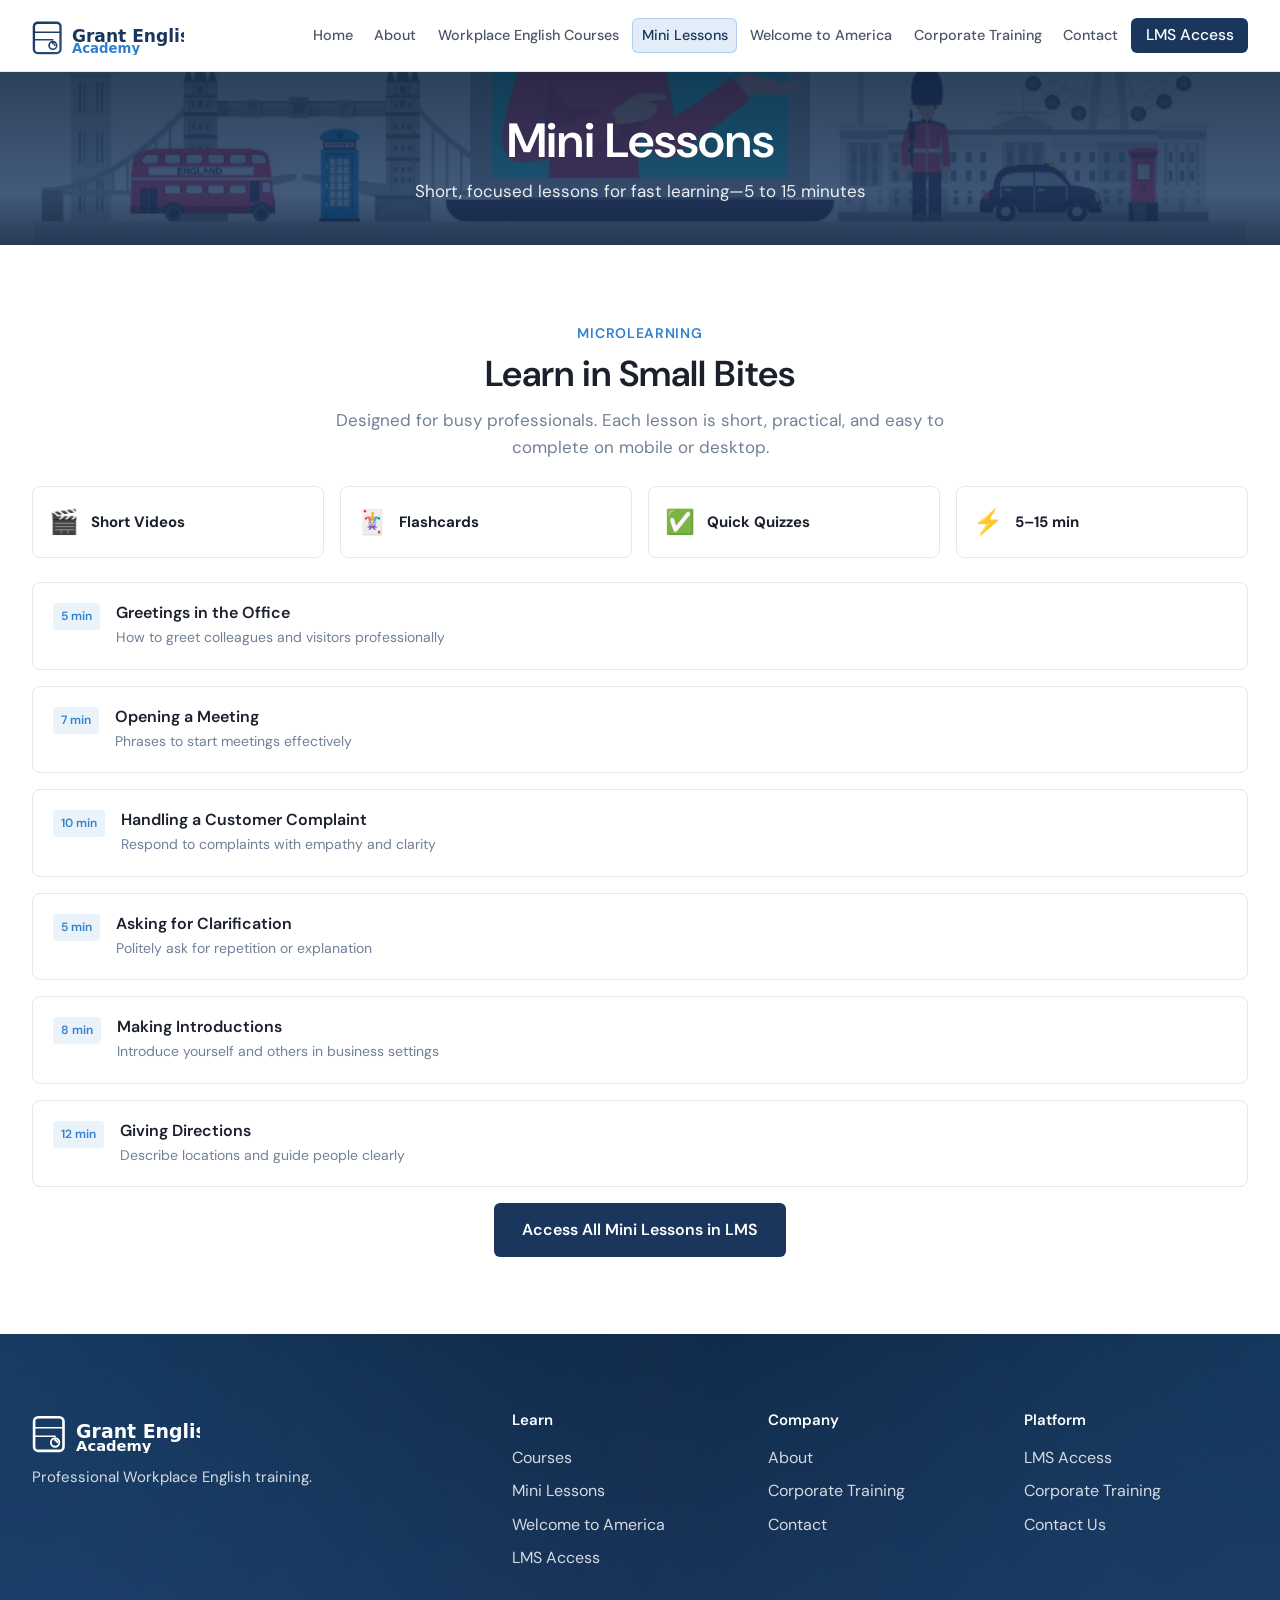
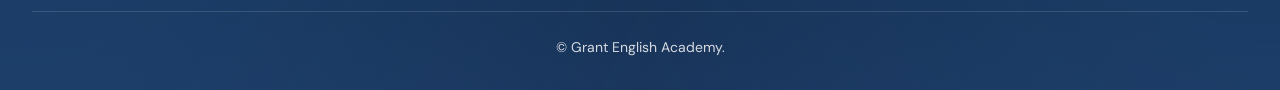
<file: mini-lessons.html>
<!DOCTYPE html>
<html lang="en">
<head>
  <meta charset="UTF-8">
  <meta name="viewport" content="width=device-width, initial-scale=1.0">
  <meta name="description" content="Mini Lessons - Short, focused Workplace English lessons for microlearning.">
  <title>Mini Lessons | Grant English Academy</title>
  <link rel="preconnect" href="https://fonts.googleapis.com">
  <link rel="preconnect" href="https://fonts.gstatic.com" crossorigin>
  <link href="https://fonts.googleapis.com/css2?family=DM+Sans:wght@400;500;600;700&display=swap" rel="stylesheet">
  <link rel="stylesheet" href="css/styles.css">
  <link rel="icon" type="image/svg+xml" href="assets/favicon.svg">
</head>
<body>
  <header class="header">
    <div class="container header-inner">
      <a href="index.html" class="logo">
        <img src="assets/logo.svg" alt="Grant English Academy" class="logo-img">
      </a>
      <button class="nav-toggle" aria-expanded="false" aria-controls="nav-menu" aria-label="Toggle navigation">
        <span></span><span></span><span></span>
      </button>
      <nav id="nav-menu" class="nav-menu">
        <ul class="nav-list">
          <li><a href="index.html">Home</a></li>
          <li><a href="about.html">About</a></li>
          <li><a href="courses.html">Workplace English Courses</a></li>
          <li><a href="mini-lessons.html" class="active" aria-current="page">Mini Lessons</a></li>
          <li><a href="welcome-to-america.html">Welcome to America</a></li>
          <li><a href="corporate-training.html">Corporate Training</a></li>
          <li><a href="contact.html">Contact</a></li>
          <li><a href="lms-access.html" class="btn-lms">LMS Access</a></li>
        </ul>
      </nav>
    </div>
  </header>

  <main>
    <section class="page-hero page-hero--mini-lessons">
      <div class="container">
        <h1>Mini Lessons</h1>
        <p>Short, focused lessons for fast learning—5 to 15 minutes</p>
      </div>
    </section>

    <section class="content-section">
      <div class="container">
        <div class="section-header mb-3">
          <p class="section-label">Microlearning</p>
          <h2 class="section-title">Learn in Small Bites</h2>
          <p class="section-desc">Designed for busy professionals. Each lesson is short, practical, and easy to complete on mobile or desktop.</p>
        </div>

        <div class="micro-grid mb-3">
          <div class="micro-item"><span>🎬</span><strong>Short Videos</strong></div>
          <div class="micro-item"><span>🃏</span><strong>Flashcards</strong></div>
          <div class="micro-item"><span>✅</span><strong>Quick Quizzes</strong></div>
          <div class="micro-item"><span>⚡</span><strong>5–15 min</strong></div>
        </div>

        <div class="card-grid" style="display:flex;flex-direction:column;gap:1rem;">
          <a href="lms-access.html" class="lesson-card">
            <span class="duration">5 min</span>
            <div>
              <h4>Greetings in the Office</h4>
              <p>How to greet colleagues and visitors professionally</p>
            </div>
          </a>
          <a href="lms-access.html" class="lesson-card">
            <span class="duration">7 min</span>
            <div>
              <h4>Opening a Meeting</h4>
              <p>Phrases to start meetings effectively</p>
            </div>
          </a>
          <a href="lms-access.html" class="lesson-card">
            <span class="duration">10 min</span>
            <div>
              <h4>Handling a Customer Complaint</h4>
              <p>Respond to complaints with empathy and clarity</p>
            </div>
          </a>
          <a href="lms-access.html" class="lesson-card">
            <span class="duration">5 min</span>
            <div>
              <h4>Asking for Clarification</h4>
              <p>Politely ask for repetition or explanation</p>
            </div>
          </a>
          <a href="lms-access.html" class="lesson-card">
            <span class="duration">8 min</span>
            <div>
              <h4>Making Introductions</h4>
              <p>Introduce yourself and others in business settings</p>
            </div>
          </a>
          <a href="lms-access.html" class="lesson-card">
            <span class="duration">12 min</span>
            <div>
              <h4>Giving Directions</h4>
              <p>Describe locations and guide people clearly</p>
            </div>
          </a>
        </div>

        <div class="text-center mt-2">
          <a href="lms-access.html" class="btn btn-primary">Access All Mini Lessons in LMS</a>
        </div>
      </div>
    </section>
  </main>

  <footer class="footer">
    <div class="container">
      <div class="footer-grid">
        <div class="footer-brand">
          <a href="index.html" class="footer-logo" aria-label="Grant English Academy home">
            <img src="assets/logo.svg" alt="Grant English Academy" class="footer-logo-img">
          </a>
          <p>Professional Workplace English training.</p>
        </div>
        <div>
          <h4>Learn</h4>
          <ul>
            <li><a href="courses.html">Courses</a></li>
            <li><a href="mini-lessons.html">Mini Lessons</a></li>
            <li><a href="welcome-to-america.html">Welcome to America</a></li>
            <li><a href="lms-access.html">LMS Access</a></li>
          </ul>
        </div>
        <div>
          <h4>Company</h4>
          <ul>
            <li><a href="about.html">About</a></li>
            <li><a href="corporate-training.html">Corporate Training</a></li>
            <li><a href="contact.html">Contact</a></li>
          </ul>
        </div>
        <div>
          <h4>Platform</h4>
          <ul>
            <li><a href="lms-access.html">LMS Access</a></li>
            <li><a href="corporate-training.html">Corporate Training</a></li>
            <li><a href="contact.html">Contact Us</a></li>
          </ul>
        </div>
      </div>
      <div class="footer-bottom">
        <p>&copy; Grant English Academy.</p>
      </div>
    </div>
  </footer>

  <script>
    document.querySelector('.nav-toggle').addEventListener('click', function() {
      const expanded = this.getAttribute('aria-expanded') === 'true';
      this.setAttribute('aria-expanded', !expanded);
      document.getElementById('nav-menu').classList.toggle('active', !expanded);
    });
  </script>
</body>
</html>
</file>
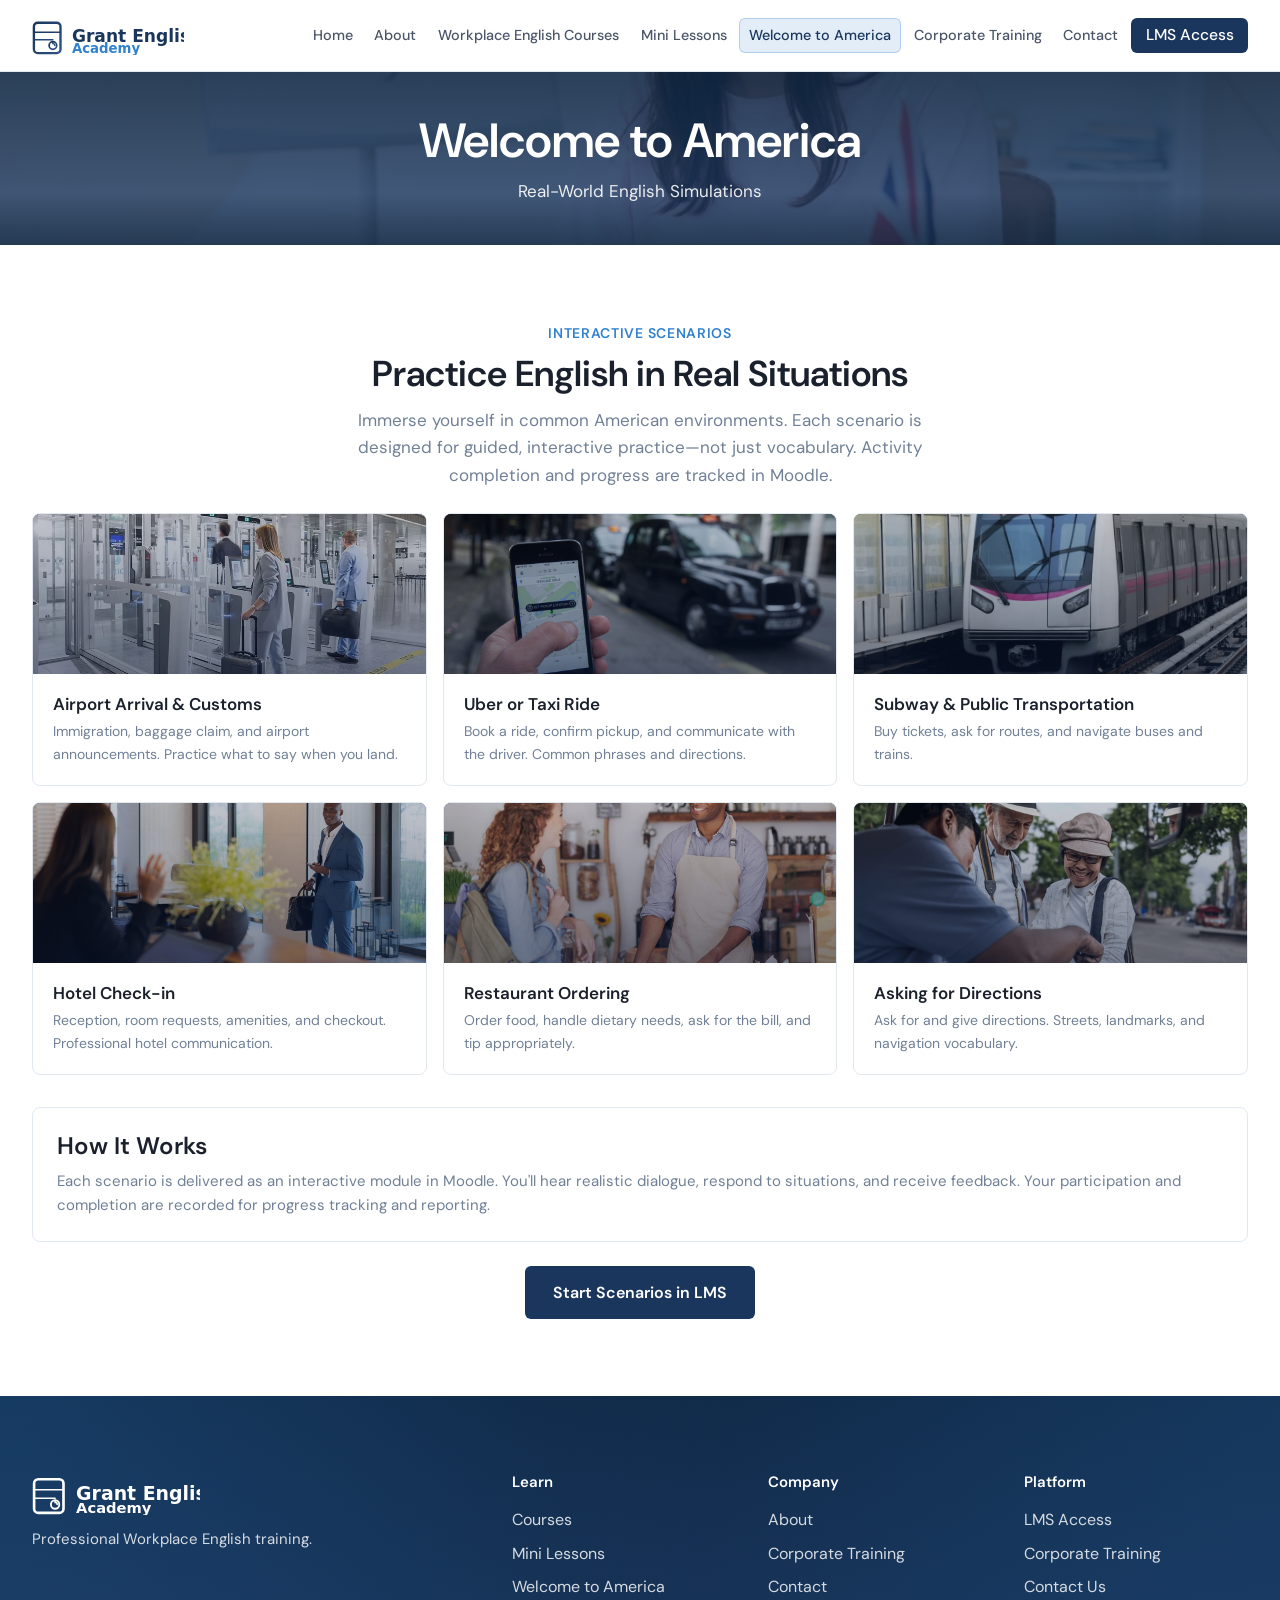
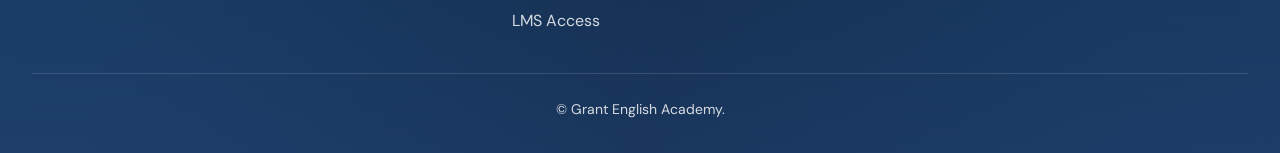
<file: welcome-to-america.html>
<!DOCTYPE html>
<html lang="en">
<head>
  <meta charset="UTF-8">
  <meta name="viewport" content="width=device-width, initial-scale=1.0">
  <meta name="description" content="Welcome to America - Real-world English simulations for airport, hotel, restaurant, and more.">
  <title>Welcome to America | Grant English Academy</title>
  <link rel="preconnect" href="https://fonts.googleapis.com">
  <link rel="preconnect" href="https://fonts.gstatic.com" crossorigin>
  <link href="https://fonts.googleapis.com/css2?family=DM+Sans:wght@400;500;600;700&display=swap" rel="stylesheet">
  <link rel="stylesheet" href="css/styles.css">
  <link rel="icon" type="image/svg+xml" href="assets/favicon.svg">
</head>
<body>
  <header class="header">
    <div class="container header-inner">
      <a href="index.html" class="logo">
        <img src="assets/logo.svg" alt="Grant English Academy" class="logo-img">
      </a>
      <button class="nav-toggle" aria-expanded="false" aria-controls="nav-menu" aria-label="Toggle navigation">
        <span></span><span></span><span></span>
      </button>
      <nav id="nav-menu" class="nav-menu">
        <ul class="nav-list">
          <li><a href="index.html">Home</a></li>
          <li><a href="about.html">About</a></li>
          <li><a href="courses.html">Workplace English Courses</a></li>
          <li><a href="mini-lessons.html">Mini Lessons</a></li>
          <li><a href="welcome-to-america.html" class="active" aria-current="page">Welcome to America</a></li>
          <li><a href="corporate-training.html">Corporate Training</a></li>
          <li><a href="contact.html">Contact</a></li>
          <li><a href="lms-access.html" class="btn-lms">LMS Access</a></li>
        </ul>
      </nav>
    </div>
  </header>

  <main>
    <section class="page-hero page-hero--america">
      <div class="container">
        <h1>Welcome to America</h1>
        <p>Real-World English Simulations</p>
      </div>
    </section>

    <section class="content-section">
      <div class="container">
        <div class="section-header mb-3">
          <p class="section-label">Interactive Scenarios</p>
          <h2 class="section-title">Practice English in Real Situations</h2>
          <p class="section-desc">Immerse yourself in common American environments. Each scenario is designed for guided, interactive practice—not just vocabulary. Activity completion and progress are tracked in Moodle.</p>
        </div>

        <div class="scenario-grid">
          <a href="lms-access.html#airport" id="airport" class="scenario-card">
            <div class="scenario-icon scenario-image" aria-hidden="true">
              <img src="assets/welcome-america-img.jpg" alt="">
            </div>
            <div class="card-body">
              <h3>Airport Arrival & Customs</h3>
              <p>Immigration, baggage claim, and airport announcements. Practice what to say when you land.</p>
            </div>
          </a>
          <a href="lms-access.html#taxi" id="taxi" class="scenario-card">
            <div class="scenario-icon scenario-image" aria-hidden="true">
              <img src="assets/welcome-america-img2.jpg" alt="">
            </div>
            <div class="card-body">
              <h3>Uber or Taxi Ride</h3>
              <p>Book a ride, confirm pickup, and communicate with the driver. Common phrases and directions.</p>
            </div>
          </a>
          <a href="lms-access.html#transit" id="transit" class="scenario-card">
            <div class="scenario-icon scenario-image" aria-hidden="true">
              <img src="assets/welcome-america-img3.jpg" alt="">
            </div>
            <div class="card-body">
              <h3>Subway & Public Transportation</h3>
              <p>Buy tickets, ask for routes, and navigate buses and trains.</p>
            </div>
          </a>
          <a href="lms-access.html#hotel" id="hotel" class="scenario-card">
            <div class="scenario-icon scenario-image" aria-hidden="true">
              <img src="assets/welcome-america-img4.jpg" alt="">
            </div>
            <div class="card-body">
              <h3>Hotel Check-in</h3>
              <p>Reception, room requests, amenities, and checkout. Professional hotel communication.</p>
            </div>
          </a>
          <a href="lms-access.html#restaurant" id="restaurant" class="scenario-card">
            <div class="scenario-icon scenario-image" aria-hidden="true">
              <img src="assets/welcome-america-img5.jpg" alt="">
            </div>
            <div class="card-body">
              <h3>Restaurant Ordering</h3>
              <p>Order food, handle dietary needs, ask for the bill, and tip appropriately.</p>
            </div>
          </a>
          <a href="lms-access.html#directions" id="directions" class="scenario-card">
            <div class="scenario-icon scenario-image" aria-hidden="true">
              <img src="assets/welcome-america-img6.jpg" alt="">
            </div>
            <div class="card-body">
              <h3>Asking for Directions</h3>
              <p>Ask for and give directions. Streets, landmarks, and navigation vocabulary.</p>
            </div>
          </a>
        </div>

        <div class="card mb-3" style="margin-top:2rem;">
          <h3 class="mb-2">How It Works</h3>
          <p>Each scenario is delivered as an interactive module in Moodle. You'll hear realistic dialogue, respond to situations, and receive feedback. Your participation and completion are recorded for progress tracking and reporting.</p>
        </div>

        <div class="text-center">
          <a href="lms-access.html" class="btn btn-primary">Start Scenarios in LMS</a>
        </div>
      </div>
    </section>
  </main>

  <footer class="footer">
    <div class="container">
      <div class="footer-grid">
        <div class="footer-brand">
          <a href="index.html" class="footer-logo" aria-label="Grant English Academy home">
            <img src="assets/logo.svg" alt="Grant English Academy" class="footer-logo-img">
          </a>
          <p>Professional Workplace English training.</p>
        </div>
        <div>
          <h4>Learn</h4>
          <ul>
            <li><a href="courses.html">Courses</a></li>
            <li><a href="mini-lessons.html">Mini Lessons</a></li>
            <li><a href="welcome-to-america.html">Welcome to America</a></li>
            <li><a href="lms-access.html">LMS Access</a></li>
          </ul>
        </div>
        <div>
          <h4>Company</h4>
          <ul>
            <li><a href="about.html">About</a></li>
            <li><a href="corporate-training.html">Corporate Training</a></li>
            <li><a href="contact.html">Contact</a></li>
          </ul>
        </div>
        <div>
          <h4>Platform</h4>
          <ul>
            <li><a href="lms-access.html">LMS Access</a></li>
            <li><a href="corporate-training.html">Corporate Training</a></li>
            <li><a href="contact.html">Contact Us</a></li>
          </ul>
        </div>
      </div>
      <div class="footer-bottom">
        <p>&copy; Grant English Academy.</p>
      </div>
    </div>
  </footer>

  <script>
    document.querySelector('.nav-toggle').addEventListener('click', function() {
      const expanded = this.getAttribute('aria-expanded') === 'true';
      this.setAttribute('aria-expanded', !expanded);
      document.getElementById('nav-menu').classList.toggle('active', !expanded);
    });
  </script>
</body>
</html>
</file>
<file: css/styles.css>
/* ============================================
   Grant English Academy - Workplace English Platform
   Professional, Corporate, Academic Design
   ============================================ */

/* CSS Variables */
:root {
  /* Colors - Navy, Gray, White professional palette */
  --navy-primary: #1a365d;
  --navy-dark: #0f2744;
  --navy-light: #2c5282;
  --gray-900: #1a202c;
  --gray-700: #4a5568;
  --gray-600: #718096;
  --gray-500: #a0aec0;
  --gray-300: #cbd5e0;
  --gray-100: #f7fafc;
  --white: #ffffff;
  --accent: #3182ce;
  --accent-hover: #2c5282;
  --success: #38a169;
  --border: #e2e8f0;
  
  /* Typography */
  --font-primary: 'DM Sans', -apple-system, BlinkMacSystemFont, sans-serif;
  --font-heading: 'DM Sans', -apple-system, BlinkMacSystemFont, sans-serif;
  
  /* Spacing */
  --container-max: 1300px;
  --section-padding: clamp(3rem, 6vw, 5rem);
  --header-height: 72px;
  
  /* Transitions */
  --transition: 0.2s ease;
  --shadow: 0 4px 6px -1px rgba(0, 0, 0, 0.1), 0 2px 4px -1px rgba(0, 0, 0, 0.06);
  --shadow-lg: 0 10px 15px -3px rgba(0, 0, 0, 0.1), 0 4px 6px -2px rgba(0, 0, 0, 0.05);
}

/* Reset & Base */
*, *::before, *::after {
  box-sizing: border-box;
  margin: 0;
  padding: 0;
}

html {
  scroll-behavior: smooth;
}

body {
  font-family: var(--font-primary);
  font-size: 16px;
  line-height: 1.6;
  color: var(--gray-900);
  background: var(--white);
  overflow-x: hidden;
}

img {
  max-width: 100%;
  height: auto;
  display: block;
}

a {
  color: inherit;
  text-decoration: none;
  transition: color var(--transition);
}

ul, ol {
  list-style: none;
}

/* Typography */
h1, h2, h3, h4, h5, h6 {
  font-family: var(--font-heading);
  font-weight: 600;
  line-height: 1.2;
}

h1 { font-size: clamp(2rem, 4vw, 3rem); }
h2 { font-size: clamp(1.75rem, 3vw, 2.25rem); }
h3 { font-size: clamp(1.25rem, 2vw, 1.5rem); }

/* Container */
.container {
  width: 100%;
  max-width: var(--container-max);
  margin: 0 auto;
  padding: 0 1.25rem;
}

@media (min-width: 768px) {
  .container { padding: 0 2rem; }
}

/* ========== Header & Navigation ========== */
.header {
  position: sticky;
  top: 0;
  z-index: 1000;
  background: var(--white);
  border-bottom: 1px solid var(--border);
  height: var(--header-height);
}

.header-inner {
  display: flex;
  align-items: center;
  justify-content: space-between;
  height: 100%;
}

.logo {
  display: inline-flex;
  align-items: center;
  gap: 0.65rem;
  font-weight: 700;
  font-size: 1.25rem;
  color: var(--navy-primary);
}

.logo-img {
  height: 38px;
  width: auto;
}

.logo-text { color: inherit; }
.logo-text em,
.logo span { color: var(--accent); font-style: normal; }

.nav-toggle {
  display: flex;
  flex-direction: column;
  gap: 5px;
  background: none;
  border: none;
  cursor: pointer;
  padding: 8px;
}

.nav-toggle:focus-visible {
  outline: 3px solid rgba(49, 130, 206, 0.35);
  outline-offset: 3px;
  border-radius: 8px;
}

.nav-toggle span {
  width: 24px;
  height: 2px;
  background: var(--navy-primary);
  transition: var(--transition);
}

.nav-toggle[aria-expanded="true"] span:nth-child(1) {
  transform: rotate(45deg) translate(5px, 5px);
}

.nav-toggle[aria-expanded="true"] span:nth-child(2) {
  opacity: 0;
}

.nav-toggle[aria-expanded="true"] span:nth-child(3) {
  transform: rotate(-45deg) translate(5px, -5px);
}

.nav-menu {
  position: fixed;
  top: var(--header-height);
  left: 0;
  right: 0;
  background: var(--white);
  padding: 1rem 1.25rem;
  z-index: 999;
  /* Prevent scrollbar from appearing when the menu is closed */
  max-height: none;
  overflow-y: hidden;
  box-shadow: var(--shadow-lg);
  transform: translateY(-100%);
  opacity: 0;
  visibility: hidden;
  transition: all var(--transition);
}

.nav-menu.active {
  transform: translateY(0);
  opacity: 1;
  visibility: visible;
  /* Enable scrolling only when menu is open (mobile) */
  max-height: calc(100vh - var(--header-height));
  overflow-y: auto;
  /* Mobile menu should feel like a dropdown panel */
  padding-top: 0.75rem;
}

/* Mobile CTA button inside dropdown */
.nav-menu .btn-lms {
  width: 100%;
  justify-content: center;
  padding: 0.85rem 1rem;
}

.nav-list {
  display: flex;
  flex-direction: column;
  gap: 0.5rem;
}

.nav-list a {
  display: block;
  padding: 0.75rem 1rem;
  color: var(--gray-700);
  font-weight: 500;
  border-radius: 6px;
  line-height: 1.2;
  white-space: nowrap;
}

.nav-list a:hover {
  background: var(--gray-100);
  color: var(--navy-primary);
}
.nav-menu .btn-lms:hover {
  background: #3182d1;
}
/* Active navigation link (current page) */
.nav-list a.active,
.nav-list a[aria-current="page"] {
  background: rgba(49, 130, 206, 0.14);
  color: var(--navy-primary);
  border: 1px solid rgba(49, 130, 206, 0.28);
}

.nav-list a.active:hover {
  background: rgba(49, 130, 206, 0.18);
}

.nav-list .btn-lms.active {
  background: var(--accent) !important;
}

.nav-list .btn-lms.active:hover {
  background: var(--accent-hover) !important;
}

@media (min-width: 1180px) {
  .nav-toggle { display: none; }
  
  .nav-menu {
    position: static;
    transform: none;
    opacity: 1;
    visibility: visible;
    box-shadow: none;
    padding: 0;
    max-height: none;
    overflow-y: visible;
  }
  
  .nav-list {
    flex-direction: row;
    gap: 0.25rem;
    align-items: center;
  }
  
  .nav-list a {
    padding: 0.5rem 0.55rem;
    font-size: 0.9rem;
    white-space: nowrap;
  }

  .nav-list .btn-lms {
    padding: 0.5rem 0.9rem;
    font-size: 0.98rem;
    flex-shrink: 0;
    white-space: nowrap;
  }
}

/* CTA Button in header */
.btn-lms {
  display: inline-flex;
  align-items: center;
  gap: 0.5rem;
  padding: 0.6rem 1.25rem;
  background: var(--navy-primary);
  color: var(--white) !important;
  font-weight: 600;
  border-radius: 6px;
  transition: background var(--transition);
}

.btn-lms:hover {
  background: var(--navy-dark);
}

/* ========== Buttons ========== */
.btn {
  display: inline-flex;
  align-items: center;
  justify-content: center;
  gap: 0.5rem;
  padding: 0.875rem 1.75rem;
  font-weight: 600;
  font-size: 1rem;
  border-radius: 6px;
  border: none;
  cursor: pointer;
  transition: all var(--transition);
}

.btn-primary {
  background: var(--navy-primary);
  color: var(--white);
}

.btn-primary:hover {
  background: var(--navy-dark);
  transform: translateY(-1px);
}

.btn-secondary {
  background: var(--white);
  color: var(--navy-primary);
  border: 2px solid var(--navy-primary);
}

.btn-secondary:hover {
  background: var(--gray-100);
}

.btn-accent {
  background: var(--accent);
  color: var(--white);
}

.btn-accent:hover {
  background: var(--accent-hover);
  transform: translateY(-1px);
}

/* ========== Hero Section ========== */
.hero {
  background: linear-gradient(135deg, var(--navy-dark) 0%, var(--navy-primary) 50%, var(--navy-light) 100%);
  color: var(--white);
  padding: clamp(5rem, 14vw, 9rem) 0;
  min-height: 80vh;
  display: flex;
  align-items: center;
  text-align: center;
  position: relative;
  overflow: hidden;
}

.hero::before {
  content: "";
  position: absolute;
  inset: -80px;
  background:
    radial-gradient(circle at 15% 15%, rgba(49, 130, 206, 0.35), transparent 55%),
    radial-gradient(circle at 85% 25%, rgba(26, 54, 93, 0.45), transparent 55%),
    radial-gradient(circle at 40% 85%, rgba(44, 82, 130, 0.35), transparent 60%);
  opacity: 0.9;
  z-index: 0;
  pointer-events: none;
}

.hero::after {
    content: "";
    position: absolute;
    inset: 0;
    z-index: 0;
    pointer-events: none;
    background-color: #00000026;
}

.hero-bg {
  position: absolute;
  inset: 0;
  pointer-events: none;
  z-index: 0;
  opacity: 1;
}

.hero-bg img {
  width: 100%;
  height: 100%;
  object-fit: cover;
  object-position: center;
  position: absolute;
  inset: 0;
  display: block;
}

.hero-bg-video {
  position: absolute;
  inset: 0;
  width: 100%;
  height: 100%;
  object-fit: cover;
  object-position: center;
  z-index: 0;
  opacity: 0.55;
  filter: saturate(1.05) contrast(1.03) brightness(0.85);
  transform: scale(1.02);
}

.hero-bg-main {
  opacity: 0.38;
  filter: blur(2px) saturate(1.15) brightness(0.85);
  transform: scale(1.08);
  animation: bannerDrift 14s ease-in-out infinite;
}

.hero-bg-overlay {
  opacity: 0.22;
  filter: blur(3px) saturate(0.9) grayscale(0.25);
  transform: scale(1.12);
  animation: bannerDrift2 18s ease-in-out infinite;
}

.hero .container {
  position: relative;
  z-index: 1;
}

@keyframes bannerDrift {
  0% { transform: translateY(0) scale(1.08); }
  50% { transform: translateY(-14px) scale(1.12); }
  100% { transform: translateY(0) scale(1.08); }
}

@keyframes bannerDrift2 {
  0% { transform: translateY(0) scale(1.12); }
  50% { transform: translateY(10px) scale(1.16); }
  100% { transform: translateY(0) scale(1.12); }
}

@media (prefers-reduced-motion: reduce) {
  .hero-bg-main,
  .hero-bg-overlay,
  .hero-bg-video {
    animation: none;
  }
}

@media (prefers-reduced-motion: reduce) {
  .hero-bg-video {
    display: none;
  }
}

.hero h1 {
  margin-bottom: 1rem;
  font-weight: 700;
  max-width: 700px;
  margin-left: auto;
  margin-right: auto;
}

.hero-subtitle {
  font-size: clamp(1rem, 2vw, 1.25rem);
  opacity: 0.95;
  max-width: 600px;
  margin: 0 auto 1.5rem;
  line-height: 1.6;
}

.hero-buttons {
  display: flex;
  flex-wrap: wrap;
  gap: 1rem;
  justify-content: center;
}

.hero .btn-primary {
  background: var(--white);
  color: var(--navy-primary);
}

.hero .btn-primary:hover {
  background: var(--gray-100);
}

.hero .btn-secondary {
  background: transparent;
  color: var(--white);
  border-color: rgba(255,255,255,0.6);
}

.hero .btn-secondary:hover {
  background: rgba(255,255,255,0.1);
  border-color: var(--white);
}

/* ========== Section Titles ========== */
.section-header {
  text-align: center;
  margin-bottom: 1.2rem;
  max-width: 640px;
  margin-left: auto;
  margin-right: auto;
}

.section-label {
  font-size: 0.875rem;
  font-weight: 600;
  text-transform: uppercase;
  letter-spacing: 0.05em;
  color: var(--accent);
  margin-bottom: 0.5rem;
}

.section-title {
  color: var(--gray-900);
  margin-bottom: 0.75rem;
}

.section-desc {
  color: var(--gray-600);
  font-size: 1.0625rem;
}

/* ========== Cards ========== */
.card-grid {
  display: grid;
  gap: 1.5rem;
}

/* Base grid defaults for predictable mobile layout */
.card-grid-2,
.card-grid-3,
.card-grid-4 {
  grid-template-columns: 1fr;
}

@media (min-width: 640px) {
  .card-grid-2 { grid-template-columns: repeat(2, 1fr); }
  .card-grid-3 { grid-template-columns: repeat(2, 1fr); }
}

@media (min-width: 992px) {
  .card-grid-3 { grid-template-columns: repeat(3, 1fr); }
  .card-grid-4 { grid-template-columns: repeat(4, 1fr); }
}

.card {
  background: var(--white);
  border: 1px solid var(--border);
  border-radius: 8px;
  padding: 1.5rem;
  transition: box-shadow var(--transition), transform var(--transition);
}

.card:hover {
  box-shadow: var(--shadow-lg);
  transform: translateY(-2px);
}

.card-icon {
  width: 48px;
  height: 48px;
  background: rgba(49, 130, 206, 0.12);
  border-radius: 8px;
  display: flex;
  align-items: center;
  justify-content: center;
  margin-bottom: 1rem;
  color: var(--accent);
  font-size: 1.5rem;
  color: var(--navy-primary);
  overflow: hidden;
}

.card-icon svg {
  width: 28px;
  height: 28px;
  fill: none;
  stroke: currentColor;
  display: block;
}

.card-icon img {
  width: 100%;
  height: 100%;
  object-fit: cover;
  object-position: center;
  display: block;
}

/* Microlearning icon chips */
.micro-icon {
  display: inline-flex;
  color: var(--accent);
}

.micro-icon svg {
  width: 22px;
  height: 22px;
  fill: currentColor;
}

.card h3 {
  margin-bottom: 0.5rem;
  color: var(--gray-900);
}

.card p {
  color: var(--gray-600);
  font-size: 0.9375rem;
}

/* ========== Features / What We Offer ========== */
.features {
  padding: var(--section-padding) 0;
  background: var(--gray-100);
}

/* ========== Why Choose Us Section ========== */
.why-choose {
  padding: var(--section-padding) 0;
  background: var(--white);
}

.why-choose-grid {
  display: grid;
  gap: 2rem;
  grid-template-columns: 1fr;
}

@media (min-width: 640px) {
  .why-choose-grid { grid-template-columns: repeat(2, 1fr); }
}

@media (min-width: 992px) {
  .why-choose-grid { grid-template-columns: repeat(3, 1fr); }
}

.why-card {
  background: var(--white);
  border: 1px solid var(--border);
  border-radius: 10px;
  overflow: hidden;
  transition: all var(--transition);
}

.why-card:hover {
  box-shadow: var(--shadow-lg);
  transform: translateY(-4px);
}

.why-card-image {
  position: relative;
  height: 200px;
  overflow: hidden;
  background: var(--gray-100);
}

.why-card-image img {
  width: 100%;
  height: 100%;
  object-fit: cover;
  object-position: center;
  display: block;
}

.why-card h3 {
  padding: 1.25rem 1.5rem 0;
  margin-bottom: 0.5rem;
}

.why-card p {
  padding: 0 1.5rem 1.5rem;
  color: var(--gray-600);
  font-size: 0.9375rem;
}

/* ========== Microlearning Section ========== */
.microlearning {
  padding: var(--section-padding) 0;
}

.micro-grid {
  display: grid;
  gap: 1rem;
  grid-template-columns: repeat(auto-fit, minmax(140px, 1fr));
}

.micro-item {
  display: flex;
  align-items: center;
  gap: 0.75rem;
  padding: 1rem;
  background: var(--white);
  border: 1px solid var(--border);
  border-radius: 8px;
  transition: all var(--transition);
}

.micro-item:hover {
  border-color: var(--accent);
  box-shadow: var(--shadow);
}

.micro-item span:first-child {
  font-size: 1.5rem;
}

.micro-item strong {
  font-size: 0.9375rem;
}

/* ========== Welcome to America Section ========== */
.welcome-america {
  padding: var(--section-padding) 0;
  background: linear-gradient(180deg, var(--gray-100) 0%, var(--white) 100%);
}

.scenario-grid {
  display: grid;
  gap: 1rem;
}

@media (min-width: 640px) {
  .scenario-grid { grid-template-columns: repeat(2, 1fr); }
}

@media (min-width: 992px) {
  .scenario-grid { grid-template-columns: repeat(3, 1fr); }
}

.scenario-card {
  background: var(--white);
  border: 1px solid var(--border);
  border-radius: 8px;
  overflow: hidden;
  transition: all var(--transition);
}

.scenario-card:hover {
  box-shadow: var(--shadow-lg);
  border-color: var(--accent);
}

.scenario-card .scenario-icon {
  background: var(--navy-primary);
  color: var(--white);
  padding: 1.25rem;
  font-size: 2rem;
  text-align: center;
}

.scenario-card .scenario-icon.scenario-image {
  position: relative;
  padding: 0;
  height: clamp(110px, 18vw, 160px);
  overflow: hidden;
}

.scenario-card .scenario-icon.scenario-image img {
  position: absolute;
  inset: 0;
  width: 100%;
  height: 100%;
  object-fit: cover;
  object-position: center;
  display: block;
  transform: scale(1.01);
}

.scenario-card .scenario-icon.scenario-image::after {
  content: "";
  position: absolute;
  inset: 0;
  background: linear-gradient(180deg, rgba(10, 25, 55, 0.25) 0%, rgba(10, 25, 55, 0.55) 100%);
  pointer-events: none;
}

.scenario-card .scenario-icon svg {
  width: 40px;
  height: 40px;
  fill: currentColor;
}

.scenario-card .card-body {
  padding: 1.25rem;
}

.scenario-card h3 {
  font-size: 1.0625rem;
  margin-bottom: 0.375rem;
}

.scenario-card p {
  font-size: 0.875rem;
  color: var(--gray-600);
}

/* ========== Home Page Animations (scroll reveal) ========== */
.animate-section {
  opacity: 1;
  transform: none;
}

.js-animations .animate-section {
  opacity: 0;
  transform: translateY(14px);
}

.js-animations .animate-section.is-visible {
  opacity: 1;
  transform: translateY(0);
  transition: opacity 0.65s ease, transform 0.65s ease;
}

@keyframes revealUp {
  from { opacity: 0; transform: translateY(16px); }
  to { opacity: 1; transform: translateY(0); }
}

@keyframes heroButtonIn {
  from { opacity: 0; transform: translateY(10px) scale(0.99); }
  to { opacity: 1; transform: translateY(0) scale(1); }
}

.hero.is-visible .hero-buttons a {
  animation: heroButtonIn 0.55s ease both;
}

.hero.is-visible .hero-buttons a:nth-child(1) { animation-delay: 0.12s; }
.hero.is-visible .hero-buttons a:nth-child(2) { animation-delay: 0.22s; }

.features.is-visible .card {
  animation: revealUp 0.65s ease both;
}

.features.is-visible .card:nth-child(1) { animation-delay: 0.00s; }
.features.is-visible .card:nth-child(2) { animation-delay: 0.06s; }
.features.is-visible .card:nth-child(3) { animation-delay: 0.12s; }
.features.is-visible .card:nth-child(4) { animation-delay: 0.18s; }
.features.is-visible .card:nth-child(5) { animation-delay: 0.24s; }
.features.is-visible .card:nth-child(6) { animation-delay: 0.30s; }

.microlearning.is-visible .micro-item {
  animation: revealUp 0.6s ease both;
}

.microlearning.is-visible .micro-item:nth-child(1) { animation-delay: 0.00s; }
.microlearning.is-visible .micro-item:nth-child(2) { animation-delay: 0.06s; }
.microlearning.is-visible .micro-item:nth-child(3) { animation-delay: 0.12s; }
.microlearning.is-visible .micro-item:nth-child(4) { animation-delay: 0.18s; }
.microlearning.is-visible .micro-item:nth-child(5) { animation-delay: 0.24s; }
.microlearning.is-visible .micro-item:nth-child(6) { animation-delay: 0.30s; }

.welcome-america.is-visible .scenario-card {
  animation: revealUp 0.65s ease both;
}

.welcome-america.is-visible .scenario-card:nth-child(1) { animation-delay: 0.00s; }
.welcome-america.is-visible .scenario-card:nth-child(2) { animation-delay: 0.07s; }
.welcome-america.is-visible .scenario-card:nth-child(3) { animation-delay: 0.14s; }
.welcome-america.is-visible .scenario-card:nth-child(4) { animation-delay: 0.21s; }
.welcome-america.is-visible .scenario-card:nth-child(5) { animation-delay: 0.28s; }
.welcome-america.is-visible .scenario-card:nth-child(6) { animation-delay: 0.35s; }

.lms-cta.is-visible .btn-primary {
  animation: heroButtonIn 0.55s ease both;
}

.how-it-works-v2.is-visible .how-step {
  animation: revealUp 0.65s ease both;
}

.how-it-works-v2.is-visible .how-step:nth-child(1) { animation-delay: 0.00s; }
.how-it-works-v2.is-visible .how-step:nth-child(3) { animation-delay: 0.10s; }
.how-it-works-v2.is-visible .how-step:nth-child(5) { animation-delay: 0.20s; }

.social-section-v2.is-visible .social-v2-card {
  animation: revealUp 0.65s ease both;
}

.social-section-v2.is-visible .social-v2-card:nth-child(1) { animation-delay: 0.00s; }
.social-section-v2.is-visible .social-v2-card:nth-child(2) { animation-delay: 0.12s; }

.corporate-cta.is-visible .corporate-cta-inner {
  animation: revealUp 0.65s ease both;
}

.why-choose.is-visible .why-card {
  animation: revealUp 0.65s ease both;
}

.why-choose.is-visible .why-card:nth-child(1) { animation-delay: 0.00s; }
.why-choose.is-visible .why-card:nth-child(2) { animation-delay: 0.10s; }
.why-choose.is-visible .why-card:nth-child(3) { animation-delay: 0.20s; }

@media (prefers-reduced-motion: reduce) {
  .js-animations .animate-section {
    opacity: 1;
    transform: none;
    transition: none;
  }
  .js-animations .animate-section.is-visible * {
    animation: none !important;
  }
}

/* ========== LMS CTA Section ========== */
.lms-cta {
  padding: var(--section-padding) 0;
  color: var(--white);
  text-align: center;
  position: relative;
  overflow: hidden;
}

.lms-cta-bg {
  position: absolute;
  inset: 0;
  background: var(--navy-primary) url("../assets/teacher-3.png") center / cover no-repeat;
  background-attachment: fixed;
  z-index: 0;
}

.lms-cta-bg::after {
  content: "";
  position: absolute;
  inset: 0;
  background: linear-gradient(135deg, rgba(15, 39, 68, 0.92) 0%, rgba(26, 54, 93, 0.88) 50%, rgba(15, 39, 68, 0.9) 100%);
  z-index: 1;
}

.lms-cta .container {
  position: relative;
  z-index: 2;
}

@media (max-width: 768px) {
  .lms-cta-bg {
    background-attachment: scroll;
  }
}

@media (prefers-reduced-motion: reduce) {
  .lms-cta-bg {
    background-attachment: scroll;
  }
}

.lms-cta h2 {
  margin-bottom: 0.75rem;
}

.lms-cta p {
  opacity: 0.9;
  margin-bottom: 1.5rem;
  max-width: 560px;
  margin-left: auto;
  margin-right: auto;
}

.lms-cta .btn-primary {
  background: var(--white);
  color: var(--navy-primary);
}

.lms-cta .btn-primary:hover {
  background: var(--gray-100);
}

/* ========== Social Media Section ========== */
/* ========== How It Works - Advanced ========== */
.how-it-works-v2 {
  padding: var(--section-padding) 0;
  background: linear-gradient(180deg, var(--white) 0%, var(--gray-100) 100%);
}

.how-steps-timeline {
  display: flex;
  flex-wrap: wrap;
  justify-content: center;
  align-items: stretch;
  gap: 0;
  margin-bottom: 2.5rem;
}

.how-step {
  flex: 1 1 100%;
  max-width: 280px;
  display: flex;
  flex-direction: column;
  align-items: center;
  text-align: center;
}

@media (min-width: 768px) {
  .how-steps-timeline {
    flex-wrap: nowrap;
    justify-content: space-between;
    gap: 0;
  }
  .how-step { flex: 0 1 200px; max-width: none; }
}

.how-step-visual {
  position: relative;
  width: 80px;
  height: 80px;
  margin-bottom: 1.25rem;
}

.how-step-num {
  position: absolute;
  top: -8px;
  right: -8px;
  font-size: 0.75rem;
  font-weight: 700;
  color: var(--accent);
  letter-spacing: 0.02em;
}

.how-step-icon {
  width: 100%;
  height: 100%;
  background: linear-gradient(135deg, var(--navy-primary) 0%, var(--navy-light) 100%);
  border-radius: 16px;
  display: flex;
  align-items: center;
  justify-content: center;
  color: var(--white);
  box-shadow: 0 8px 24px rgba(26, 54, 93, 0.25);
  transition: all var(--transition);
}

.how-step-icon svg {
  width: 36px;
  height: 36px;
}

.how-step:hover .how-step-icon {
  transform: scale(1.08);
  box-shadow: 0 12px 32px rgba(26, 54, 93, 0.35);
}

.how-step-connector {
  display: none;
  width: 40px;
  flex-shrink: 0;
  align-self: center;
  margin: 0 -10px;
  height: 2px;
  background: linear-gradient(90deg, var(--border) 0%, var(--accent) 50%, var(--border) 100%);
  opacity: 0.6;
}

@media (min-width: 768px) {
  .how-step-connector { display: block; }
}

.how-step-body h3 {
  font-size: 1.125rem;
  margin-bottom: 0.5rem;
}

.how-step-body p {
  font-size: 0.9375rem;
  color: var(--gray-600);
  line-height: 1.5;
}

.how-cta-wrap {
  text-align: center;
}

/* ========== Follow for Quick Tips & Clips - Advanced ========== */
.social-section-v2 {
  padding: var(--section-padding) 0;
  position: relative;
  background-color: var(--gray-900);
  background-image: url('../assets/america-5.png');
  background-size: cover;
  background-position: center;
  background-repeat: no-repeat;
  color: var(--white);
}

.social-section-v2::before {
  content: '';
  position: absolute;
  inset: 0;
  background: linear-gradient(
    180deg,
    rgba(15, 39, 68, 0.78) 0%,
    rgba(26, 54, 93, 0.92) 70%,
    rgba(15, 39, 68, 0.92) 100%
  );
  z-index: 0;
  pointer-events: none;
}

.social-v2-inner {
  position: relative;
  z-index: 1;
}

.social-v2-inner {
  max-width: 1100px;
  margin: 0 auto;
}

.social-v2-header {
  margin-bottom: 2.5rem;
  text-align: center;
}

.social-v2-header .section-label {
  color: rgba(255, 255, 255, 0.7);
}

.social-v2-header .section-title {
  color: var(--white);
}

.social-v2-header .section-desc {
  color: rgba(255, 255, 255, 0.8);
}

.social-v2-grid {
  display: grid;
  gap: 2rem;
  grid-template-columns: 1fr;
}

@media (min-width: 640px) {
  .social-v2-grid { grid-template-columns: repeat(2, 1fr); }
}

.social-v2-card {
  display: flex;
  flex-direction: column;
  border-radius: 14px;
  overflow: hidden;
  text-decoration: none;
  color: inherit;
  border: 1px solid rgba(255, 255, 255, 0.1);
  transition: all var(--transition);
  background: rgba(255, 255, 255, 0.05);
}

.social-v2-card:hover {
  transform: translateY(-6px);
  box-shadow: 0 20px 40px rgba(0, 0, 0, 0.4);
  border-color: rgba(255, 255, 255, 0.2);
}

.social-v2-media {
  position: relative;
  height: 160px;
  display: flex;
  align-items: center;
  justify-content: center;
  overflow: hidden;
}

.social-v2-youtube .social-v2-media {
  background: linear-gradient(135deg, #0f0f0f 0%, #1a1a2e 50%, #16213e 100%);
}

.social-v2-instagram .social-v2-media {
  background: linear-gradient(135deg, #2d1b4e 0%, #4a1942 50%, #6b2d5c 100%);
}

.social-v2-overlay {
  position: absolute;
  inset: 0;
  background: radial-gradient(circle at center, transparent 30%, rgba(0,0,0,0.4) 100%);
  pointer-events: none;
  z-index: 1;
}

.social-v2-play {
  width: 64px;
  height: 64px;
  background: rgba(255, 255, 255, 0.95);
  border-radius: 50%;
  display: flex;
  align-items: center;
  justify-content: center;
  color: #c4302b;
  position: relative;
  z-index: 2;
  transition: transform var(--transition);
}

.social-v2-play svg {
  width: 28px;
  height: 28px;
  margin-left: 0;
  display: block;
}

.social-v2-card:hover .social-v2-play {
  transform: scale(1.1);
}

.social-v2-ig-icon {
  width: 64px;
  height: 64px;
  display: flex;
  align-items: center;
  justify-content: center;
  background: rgba(255, 255, 255, 0.95);
  border-radius: 50%;
  color: #c4302b;
  position: relative;
  z-index: 2;
  transition: transform var(--transition);
}

.social-v2-ig-icon svg {
  width: 28px;
  height: 28px;
  display: block;
  stroke: currentColor;
  fill: none;
}

.social-v2-card:hover .social-v2-ig-icon {
  transform: scale(1.06);
}

.social-v2-content {
  padding: 1.5rem 1.75rem;
  text-align: center;
  flex: 1;
}

.social-v2-badge {
  display: inline-block;
  font-size: 0.75rem;
  font-weight: 600;
  text-transform: uppercase;
  letter-spacing: 0.08em;
  color: rgba(255, 255, 255, 0.6);
  margin-bottom: 0.5rem;
}

.social-v2-card h4 {
  color: var(--white);
  font-size: 1.25rem;
  margin-bottom: 0.375rem;
}

.social-v2-card p {
  color: rgba(255, 255, 255, 0.75);
  font-size: 0.9375rem;
  margin-bottom: 0.75rem;
}

.social-v2-link {
  font-size: 0.9375rem;
  font-weight: 600;
  color: var(--accent);
  transition: color var(--transition);
  display: inline-flex;
  align-items: center;
  gap: 0.5rem;
  padding: 0.55rem 0.95rem;
  border-radius: 999px;
  background: rgba(49, 130, 206, 0.12);
  border: 1px solid rgba(49, 130, 206, 0.22);
  margin-top: 0.25rem;
}

.social-v2-card:hover .social-v2-link {
  color: var(--white);
  background: rgba(49, 130, 206, 0.95);
  border-color: rgba(49, 130, 206, 0.95);
}

.social-v2-link svg {
  width: 18px;
  height: 18px;
  display: block;
}

/* ========== Corporate CTA ========== */
.corporate-cta {
  padding: var(--section-padding) 0;
}

.corporate-cta-inner {
  background: var(--navy-dark);
  color: var(--white);
  padding: 2.5rem;
  border-radius: 12px;
  text-align: center;
}

.corporate-cta h2 {
  margin-bottom: 0.5rem;
}

.corporate-cta p {
  opacity: 0.9;
  margin-bottom: 1.5rem;
}

/* ========== Corporate Quote (Corporate Training page) ========== */
.corporate-quote-card {
  background:
    radial-gradient(circle at top right, rgba(49, 130, 206, 0.45) 0%, rgba(49, 130, 206, 0.12) 38%, rgba(15, 39, 68, 0.95) 70%),
    linear-gradient(135deg, rgba(15, 39, 68, 1) 0%, rgba(26, 54, 93, 1) 100%);
  color: var(--white);
  padding: 2.25rem 2rem;
  border-radius: 14px;
  border: 1px solid rgba(255, 255, 255, 0.1);
  box-shadow: var(--shadow-lg);
}

.corporate-quote-grid {
  display: grid;
  gap: 1.75rem;
  align-items: center;
}

@media (min-width: 768px) {
  .corporate-quote-grid {
    grid-template-columns: 1.2fr 0.8fr;
  }
}

.corporate-quote-copy .section-label {
  color: rgba(255, 255, 255, 0.7);
}

.corporate-quote-points {
  margin: 0;
  padding-left: 1.25rem;
}

.corporate-quote-points li {
  margin-bottom: 0.55rem;
  color: rgba(255, 255, 255, 0.86);
  font-size: 0.98rem;
}

.corporate-quote-actions {
  background: rgba(255, 255, 255, 0.06);
  border: 1px solid rgba(255, 255, 255, 0.1);
  border-radius: 12px;
  padding: 1.6rem 1.5rem;
  text-align: center;
}

.corporate-quote-badge {
  display: inline-flex;
  align-items: center;
  justify-content: center;
  gap: 0.6rem;
  padding: 0.6rem 1rem;
  border-radius: 999px;
  background: rgba(255, 255, 255, 0.09);
  border: 1px solid rgba(255, 255, 255, 0.13);
  font-weight: 700;
  margin-bottom: 1rem;
  color: rgba(255, 255, 255, 0.92);
}

.corporate-quote-badge svg {
  width: 18px;
  height: 18px;
}

.corporate-quote-btn {
  width: 100%;
  margin-bottom: 0.75rem;
}

.corporate-quote-note {
  margin: 0;
  color: rgba(255, 255, 255, 0.75);
  font-size: 0.9rem;
  line-height: 1.5;
}

/* ========== Footer ========== */
.footer {
  background:
    radial-gradient(circle at top left, rgba(49, 130, 206, 0.22) 0%, transparent 55%),
    radial-gradient(circle at top right, rgba(49, 130, 206, 0.18) 0%, transparent 55%),
    linear-gradient(180deg, #0f2744 0%, #1a365d 100%);
  color: rgba(255, 255, 255, 0.82);
  padding: var(--section-padding) 0 2rem;
}

.footer-grid {
  display: grid;
  gap: 2rem;
  margin-bottom: 2rem;
}

@media (min-width: 640px) {
  .footer-grid {
    grid-template-columns: repeat(2, 1fr);
  }
}

@media (min-width: 992px) {
  .footer-grid {
    grid-template-columns: 2fr 1fr 1fr 1fr;
  }
}

.footer-brand .logo {
  color: var(--white);
  margin-bottom: 0.75rem;
}

.footer-brand p {
  font-size: 0.9375rem;
  line-height: 1.6;
}

.footer h4 {
  color: var(--white);
  font-size: 0.9375rem;
  margin-bottom: 1rem;
}

.footer-logo {
  display: inline-flex;
  align-items: center;
  margin-bottom: 0.75rem;
}

.footer-logo-img {
  height: 42px;
  width: auto;
  filter: brightness(0) invert(1);
}

.footer ul li {
  margin-bottom: 0.5rem;
}

.footer a:hover {
  color: var(--white);
}

.footer-bottom {
  padding-top: 1.5rem;
  border-top: 1px solid rgba(255,255,255,0.14);
  font-size: 0.875rem;
  text-align: center;
}

/* ========== Page Hero (inner pages) ========== */
.page-hero {
  position: relative;
  background-color: var(--navy-primary);
  background-size: cover;
  background-position: center;
  background-repeat: no-repeat;
  color: var(--white);
  padding: 2.5rem 0;
  text-align: center;
  overflow: hidden;
}

.page-hero::before {
  content: '';
  position: absolute;
  inset: 0;
  background: linear-gradient(
    180deg,
    rgba(15, 39, 68, 0.88) 0%,
    rgba(26, 54, 93, 0.82) 70%,
    rgba(15, 39, 68, 0.9) 100%
  );
  z-index: 0;
}

.page-hero .container {
  position: relative;
  z-index: 1;
}

/* Inner-page subbanner background variants */
.page-hero--about {
  background-image: url('../assets/edu-5.png');
}

.page-hero--courses {
  background-image: url('../assets/edu-1.png');
}

.page-hero--mini-lessons {
  background-image: url('../assets/edu-3.png');
}

.page-hero--america {
  background-image: url('../assets/america-1.png');
}

.page-hero--corporate {
  background-image: url('../assets/edu-4.png');
}

.page-hero--contact {
  background-image: url('../assets/edu-2.png');
}

.page-hero--lms {
  background-image: url('../assets/america-4.png');
}

.page-hero h1 {
  margin-bottom: 0.5rem;
}

.page-hero p {
  opacity: 0.9;
  font-size: 1.0625rem;
}

.page-hero--corporate .hero-badge {
  color: rgba(255, 255, 255, 0.88);
  opacity: 1;
  font-size: 0.8rem;
  font-weight: 600;
  text-transform: uppercase;
  letter-spacing: 0.06em;
  display: inline-flex;
  align-items: center;
  justify-content: center;
  padding: 0.5rem 0.95rem;
  border-radius: 999px;
  background: rgba(49, 130, 206, 0.18);
  border: 1px solid rgba(49, 130, 206, 0.36);
  margin-bottom: 0.75rem;
}

.page-hero--corporate .hero-actions {
  margin-top: 1.25rem;
  display: flex;
  align-items: center;
  justify-content: center;
  gap: 0.9rem;
  flex-wrap: wrap;
}

@media (max-width: 640px) {
  .page-hero--corporate .hero-actions {
    flex-direction: column;
    align-items: stretch;
    gap: 0.75rem;
  }

  .page-hero--corporate .hero-actions .btn {
    width: 100%;
  }
}

/* Prevent anchor jumps hiding content under the sticky header */
#corporate-quote {
  scroll-margin-top: calc(var(--header-height) + 16px);
}

/* ========== Content Sections ========== */
.content-section {
  padding: var(--section-padding) 0;
}

.about-image-section {
  border-radius: 10px;
  overflow: hidden;
  box-shadow: var(--shadow);
}

.about-image-wrap {
  position: relative;
  height: clamp(200px, 35vw, 320px);
  overflow: hidden;
}

.about-image-wrap img {
  width: 100%;
  height: 100%;
  object-fit: cover;
  object-position: center;
  display: block;
}

/* ========== Form Styles ========== */
.form-group {
  margin-bottom: 1.25rem;
}

.form-group label {
  display: block;
  font-weight: 500;
  margin-bottom: 0.5rem;
  color: var(--gray-700);
}

.form-group input,
.form-group textarea,
.form-group select {
  width: 100%;
  padding: 0.75rem 1rem;
  border: 1px solid var(--border);
  border-radius: 6px;
  font-size: 1rem;
  font-family: inherit;
}

.form-group input:focus,
.form-group textarea:focus {
  outline: none;
  border-color: var(--accent);
  box-shadow: 0 0 0 3px rgba(49, 130, 206, 0.2);
}

.form-group textarea {
  min-height: 120px;
  resize: vertical;
}

/* ========== Course Cards ========== */
.course-card {
  background: var(--white);
  border: 1px solid var(--border);
  border-radius: 8px;
  overflow: hidden;
  transition: all var(--transition);
}

.course-card:hover {
  box-shadow: var(--shadow-lg);
}

.course-card .course-image {
  height: 160px;
  background: var(--gray-100);
  display: flex;
  align-items: center;
  justify-content: center;
  overflow: hidden;
}

.course-card .course-image img {
  width: 100%;
  height: 100%;
  object-fit: cover;
  object-position: center;
  display: block;
}

.course-card .course-body {
  padding: 1.5rem;
}

.course-card .course-meta {
  font-size: 0.8125rem;
  color: var(--gray-600);
  margin-bottom: 0.5rem;
}

.course-card h3 {
  margin-bottom: 0.5rem;
}

.course-card p {
  font-size: 0.9375rem;
  color: var(--gray-600);
}

/* ========== Lesson Cards (Mini Lessons) ========== */
.lesson-card {
  display: flex;
  align-items: flex-start;
  gap: 1rem;
  padding: 1.25rem;
  background: var(--white);
  border: 1px solid var(--border);
  border-radius: 8px;
  transition: all var(--transition);
}

.lesson-card:hover {
  border-color: var(--accent);
}

.lesson-card .duration {
  font-size: 0.75rem;
  font-weight: 600;
  color: var(--accent);
  background: rgba(49, 130, 206, 0.1);
  padding: 0.25rem 0.5rem;
  border-radius: 4px;
  flex-shrink: 0;
}

.lesson-card h4 {
  font-size: 1rem;
  margin-bottom: 0.25rem;
}

.lesson-card p {
  font-size: 0.875rem;
  color: var(--gray-600);
}

/* ========== Utility Classes ========== */
.text-center { text-align: center; }
.mb-1 { margin-bottom: 0.5rem; }
.mb-2 { margin-bottom: 1rem; }
.mb-3 { margin-bottom: 1.5rem; }
.mt-2 { margin-top: 1rem; }


.microlearning {
    padding: 0;
}
.why-choose {
    padding-top: 0;
}
.about-image-section {
    margin-bottom: 80px;
}
.real-skills {
    margin-top: 80px;
}
.staff-training {
    margin-bottom: 1.5rem;
}
.staff-training-cards {
    margin-bottom: 80px;
}


@media (max-width: 991px){
    .about-image-section {
        margin-bottom: 60px;
    }
    .real-skills {
        margin-top: 60px;
    }
    .staff-training-cards {
        margin-bottom: 60px;
    }
}

@media (max-width: 768px){
    .about-image-section {
        margin-bottom: 48px;
    }
    .real-skills {
        margin-top: 48px;
    }
    .staff-training-cards {
        margin-bottom: 48px;
    }
}
</file>
